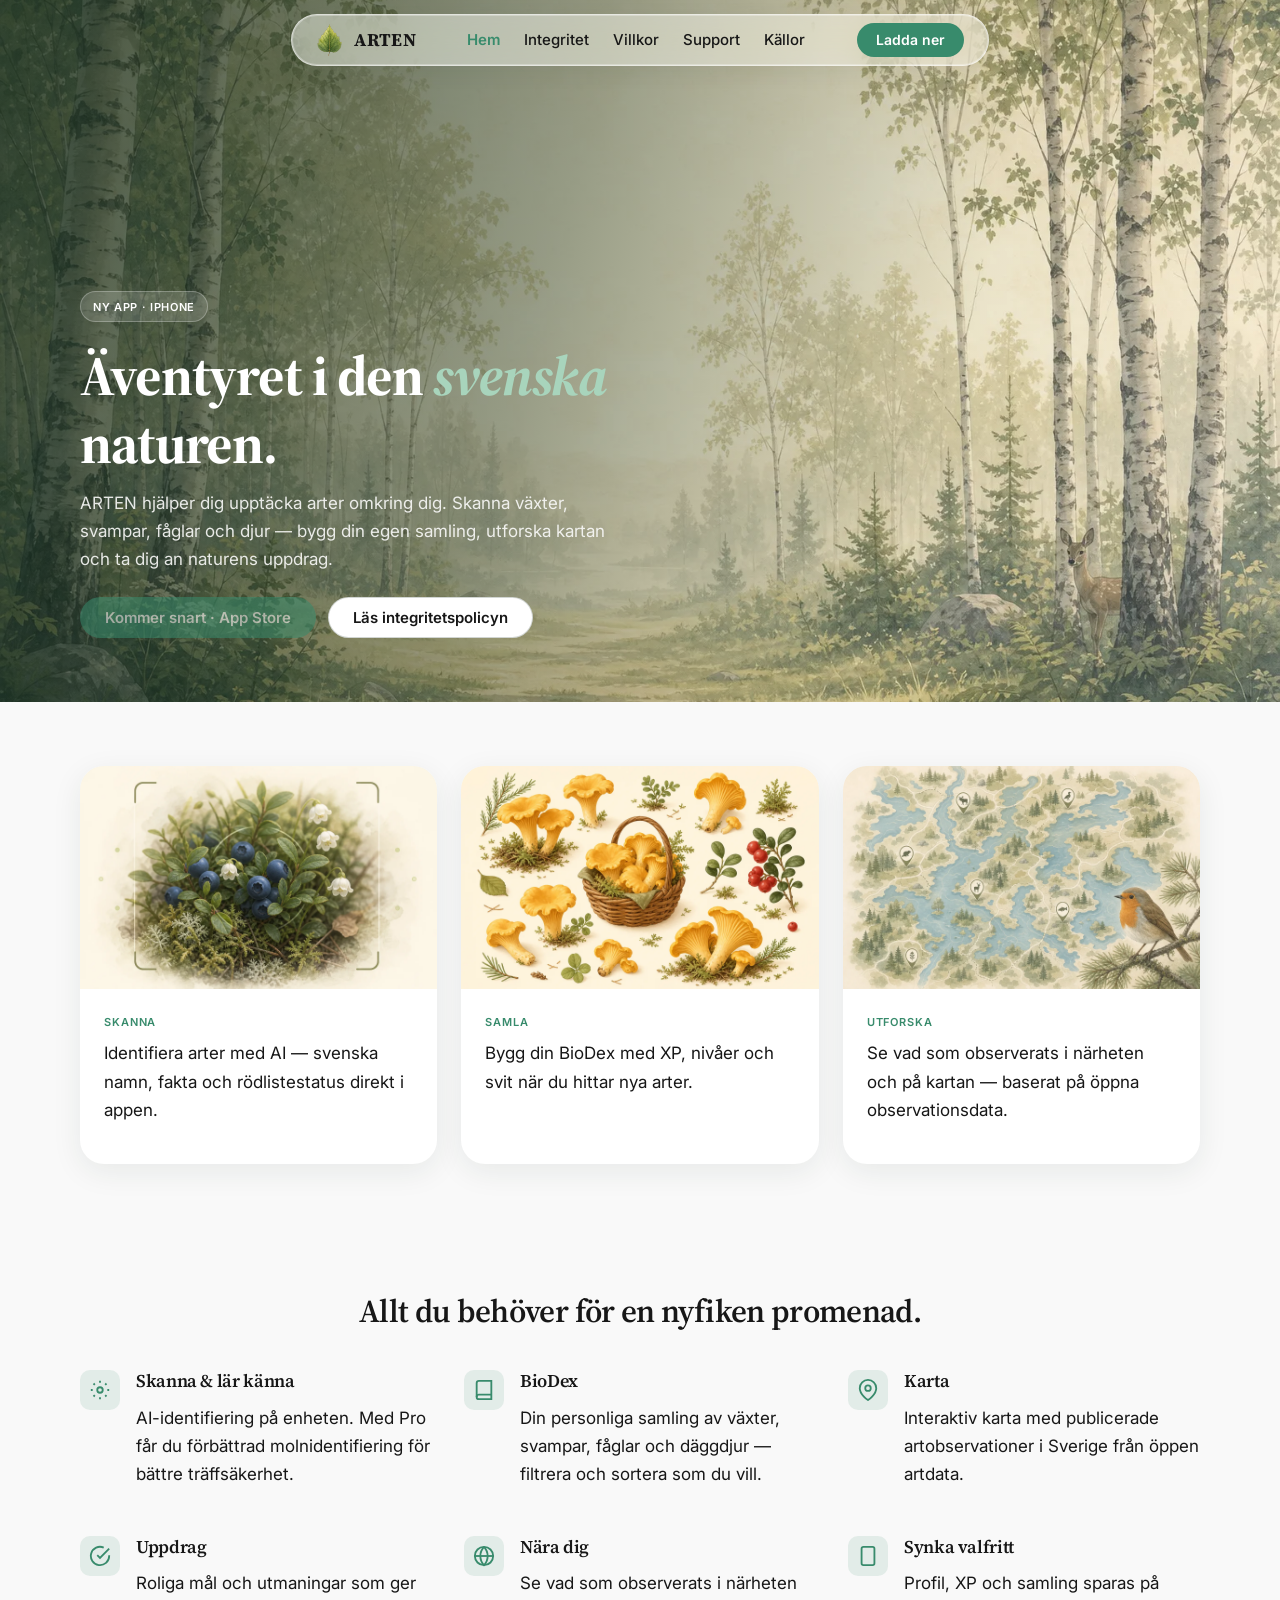
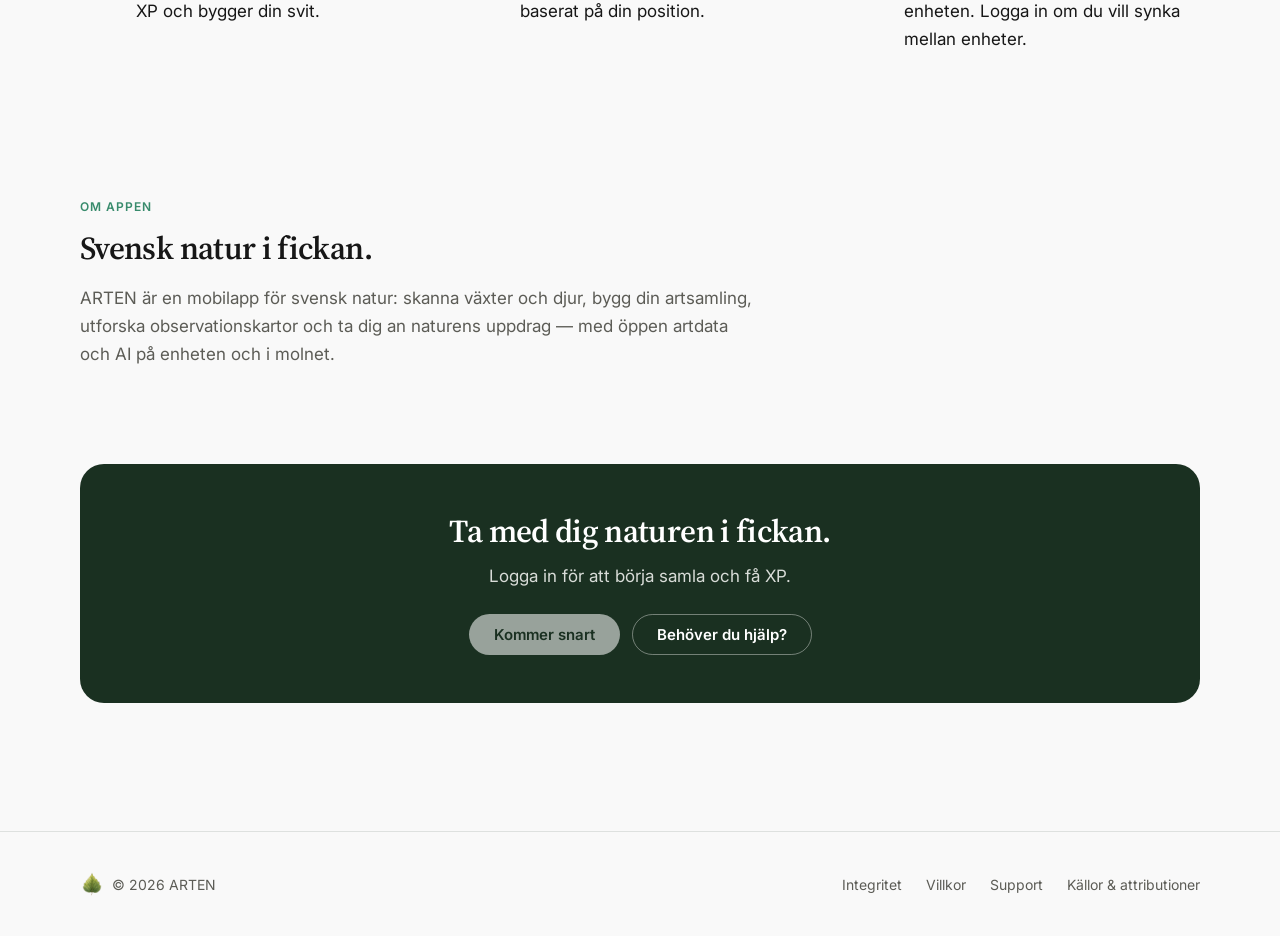
<file: index.html>
<!DOCTYPE html>
<html lang="sv">
<head>
  <meta charset="UTF-8">
  <meta name="viewport" content="width=device-width, initial-scale=1">
  <title>ARTEN — Upptäck svensk natur</title>
  <meta name="description" content="ARTEN hjälper dig upptäcka arter i svensk natur. Skanna växter, svampar, fåglar och djur — bygg din samling, utforska kartan och ta dig an naturens uppdrag.">
  <link rel="canonical" href="https://zeffou.github.io/arten-web/">
  <meta name="robots" content="index, follow">
  <meta name="theme-color" content="#f9f9f9">
  <link rel="icon" href="assets/favicon.png" type="image/png">
  <link rel="apple-touch-icon" href="assets/logo-leaf-touch.png">
  <link rel="preconnect" href="https://fonts.googleapis.com">
  <link rel="preconnect" href="https://fonts.gstatic.com" crossorigin>
  <link href="https://fonts.googleapis.com/css2?family=Inter:wght@400;500;600;700&family=Source+Serif+4:ital,wght@0,600;0,700;1,600&display=swap" rel="stylesheet">
  <meta property="og:site_name" content="ARTEN">
  <meta property="og:locale" content="sv_SE">
  <meta property="og:type" content="website">
  <meta property="og:title" content="ARTEN — Upptäck svensk natur">
  <meta property="og:description" content="Skanna, samla och utforska arter i den svenska naturen med ARTEN för iPhone.">
  <meta property="og:url" content="https://zeffou.github.io/arten-web/">
  <meta property="og:image" content="https://zeffou.github.io/arten-web/assets/og-image.webp">
  <meta property="og:image:width" content="1200">
  <meta property="og:image:height" content="630">
  <meta property="og:image:alt" content="ARTEN — upptäck svensk natur">
  <meta name="twitter:card" content="summary_large_image">
  <meta name="twitter:title" content="ARTEN — Upptäck svensk natur">
  <meta name="twitter:description" content="Skanna, samla och utforska arter i den svenska naturen med ARTEN för iPhone.">
  <meta name="twitter:image" content="https://zeffou.github.io/arten-web/assets/og-image.webp">
  <link rel="stylesheet" href="css/site.css">
  <script type="application/ld+json">
  {
    "@context": "https://schema.org",
    "@graph": [
      {
        "@type": "Organization",
        "@id": "https://zeffou.github.io/arten-web/#organization",
        "name": "ARTEN",
        "url": "https://zeffou.github.io/arten-web/",
        "logo": "https://zeffou.github.io/arten-web/assets/logo-leaf.png",
        "email": "kontakt@arten.app"
      },
      {
        "@type": "WebSite",
        "@id": "https://zeffou.github.io/arten-web/#website",
        "url": "https://zeffou.github.io/arten-web/",
        "name": "ARTEN",
        "description": "Mobilapp för att upptäcka och samla arter i svensk natur.",
        "inLanguage": "sv-SE",
        "publisher": { "@id": "https://zeffou.github.io/arten-web/#organization" }
      },
      {
        "@type": "MobileApplication",
        "name": "ARTEN",
        "operatingSystem": "iOS",
        "applicationCategory": "EducationApplication",
        "offers": { "@type": "Offer", "price": "0", "priceCurrency": "SEK" },
        "description": "Skanna växter, svampar, fåglar och djur i svensk natur.",
        "inLanguage": "sv-SE"
      }
    ]
  }
  </script>
</head>
<body class="page-home">
  <a class="skip-link" href="#main">Hoppa till innehåll</a>
  <header class="site-header">
    <div class="site-header__inner">
      <a class="logo" href="index.html">
        <img class="logo__mark" src="assets/logo-leaf.png" width="32" height="32" alt="">
        <span class="logo__text">ARTEN</span>
      </a>
      <nav class="site-nav" aria-label="Huvudnavigation">
        <a href="index.html" aria-current="page">Hem</a>
        <a href="integritet.html">Integritet</a>
        <a href="villkor.html">Villkor</a>
        <a href="support.html">Support</a>
        <a href="kallor.html">Källor</a>
      </nav>
      <div class="header-actions">
        <a class="btn btn--primary" href="#ladda-ner">Ladda ner</a>
        <button class="nav-toggle" type="button" aria-expanded="false" aria-controls="mobile-nav" aria-label="Öppna meny">
          <span class="nav-toggle__bar"></span>
          <span class="nav-toggle__bar"></span>
          <span class="nav-toggle__bar"></span>
        </button>
      </div>
    </div>
    <nav class="mobile-nav" id="mobile-nav" aria-label="Mobilnavigation">
      <a href="index.html" aria-current="page">Hem</a>
      <a href="integritet.html">Integritet</a>
      <a href="villkor.html">Villkor</a>
      <a href="support.html">Support</a>
      <a href="kallor.html">Källor</a>
      <a class="btn btn--primary" href="#ladda-ner">Ladda ner</a>
    </nav>
  </header>

  <main id="main">
    <section class="hero" aria-labelledby="hero-heading">
      <div class="hero__media">
        <picture>
          <source srcset="assets/hero-home.webp" type="image/webp">
          <img src="assets/placeholder-hero.svg" alt="" width="1440" height="720" fetchpriority="high">
        </picture>
      </div>
      <div class="hero__overlay" aria-hidden="true"></div>
      <div class="container hero__content">
        <span class="pill">Ny app · iPhone</span>
        <h1 id="hero-heading">Äventyret i den <em>svenska</em> naturen.</h1>
        <p>ARTEN hjälper dig upptäcka arter omkring dig. Skanna växter, svampar, fåglar och djur — bygg din egen samling, utforska kartan och ta dig an naturens uppdrag.</p>
        <div class="hero__actions">
          <a class="btn btn--primary btn--disabled" id="ladda-ner" href="#" aria-disabled="true" tabindex="-1">Kommer snart · App Store</a>
          <a class="btn btn--secondary" href="integritet.html">Läs integritetspolicyn</a>
        </div>
      </div>
    </section>

    <section class="section" aria-labelledby="trio-heading">
      <div class="container">
        <h2 id="trio-heading" class="sr-only">Huvudfunktioner</h2>
        <div class="card-grid card-grid--3">
          <article class="feature-card">
            <div class="feature-card__image">
              <picture>
                <source srcset="assets/feature-scan.webp" type="image/webp">
                <img src="assets/placeholder-scan.svg" alt="Skanna växter och djur" width="640" height="400" loading="lazy">
              </picture>
            </div>
            <div class="feature-card__body">
              <p class="feature-card__label">Skanna</p>
              <p>Identifiera arter med AI — svenska namn, fakta och rödlistestatus direkt i appen.</p>
            </div>
          </article>
          <article class="feature-card">
            <div class="feature-card__image">
              <picture>
                <source srcset="assets/feature-collect.webp" type="image/webp">
                <img src="assets/placeholder-collect.svg" alt="Samla arter i BioDex" width="640" height="400" loading="lazy">
              </picture>
            </div>
            <div class="feature-card__body">
              <p class="feature-card__label">Samla</p>
              <p>Bygg din BioDex med XP, nivåer och svit när du hittar nya arter.</p>
            </div>
          </article>
          <article class="feature-card">
            <div class="feature-card__image">
              <picture>
                <source srcset="assets/feature-explore.webp" type="image/webp">
                <img src="assets/placeholder-explore.svg" alt="Utforska karta och observationer" width="640" height="400" loading="lazy">
              </picture>
            </div>
            <div class="feature-card__body">
              <p class="feature-card__label">Utforska</p>
              <p>Se vad som observerats i närheten och på kartan — baserat på öppna observationsdata.</p>
            </div>
          </article>
        </div>
      </div>
    </section>

    <section class="section" aria-labelledby="features-heading">
      <div class="container">
        <h2 id="features-heading" class="text-center">Allt du behöver för en nyfiken promenad.</h2>
        <div class="feature-grid" style="margin-top: 2.5rem;">
          <div class="feature-item">
            <div class="feature-item__icon" aria-hidden="true">
              <svg viewBox="0 0 24 24" fill="none" stroke="currentColor" stroke-width="2"><circle cx="12" cy="12" r="3"/><path d="M12 2v2M12 20v2M4.93 4.93l1.41 1.41M17.66 17.66l1.41 1.41M2 12h2M20 12h2M4.93 19.07l1.41-1.41M17.66 6.34l1.41-1.41"/></svg>
            </div>
            <div>
              <h3>Skanna &amp; lär känna</h3>
              <p>AI-identifiering på enheten. Med Pro får du förbättrad molnidentifiering för bättre träffsäkerhet.</p>
            </div>
          </div>
          <div class="feature-item">
            <div class="feature-item__icon" aria-hidden="true">
              <svg viewBox="0 0 24 24" fill="none" stroke="currentColor" stroke-width="2"><path d="M4 19.5A2.5 2.5 0 0 1 6.5 17H20"/><path d="M6.5 2H20v20H6.5A2.5 2.5 0 0 1 4 19.5v-15A2.5 2.5 0 0 1 6.5 2z"/></svg>
            </div>
            <div>
              <h3>BioDex</h3>
              <p>Din personliga samling av växter, svampar, fåglar och däggdjur — filtrera och sortera som du vill.</p>
            </div>
          </div>
          <div class="feature-item">
            <div class="feature-item__icon" aria-hidden="true">
              <svg viewBox="0 0 24 24" fill="none" stroke="currentColor" stroke-width="2"><path d="M21 10c0 7-9 13-9 13s-9-6-9-13a9 9 0 0 1 18 0z"/><circle cx="12" cy="10" r="3"/></svg>
            </div>
            <div>
              <h3>Karta</h3>
              <p>Interaktiv karta med publicerade artobservationer i Sverige från öppen artdata.</p>
            </div>
          </div>
          <div class="feature-item">
            <div class="feature-item__icon" aria-hidden="true">
              <svg viewBox="0 0 24 24" fill="none" stroke="currentColor" stroke-width="2"><path d="M22 11.08V12a10 10 0 1 1-5.93-9.14"/><polyline points="22 4 12 14.01 9 11.01"/></svg>
            </div>
            <div>
              <h3>Uppdrag</h3>
              <p>Roliga mål och utmaningar som ger XP och bygger din svit.</p>
            </div>
          </div>
          <div class="feature-item">
            <div class="feature-item__icon" aria-hidden="true">
              <svg viewBox="0 0 24 24" fill="none" stroke="currentColor" stroke-width="2"><circle cx="12" cy="12" r="10"/><path d="M12 2a14.5 14.5 0 0 0 0 20 14.5 14.5 0 0 0 0-20"/><path d="M2 12h20"/></svg>
            </div>
            <div>
              <h3>Nära dig</h3>
              <p>Se vad som observerats i närheten baserat på din position.</p>
            </div>
          </div>
          <div class="feature-item">
            <div class="feature-item__icon" aria-hidden="true">
              <svg viewBox="0 0 24 24" fill="none" stroke="currentColor" stroke-width="2"><rect x="5" y="2" width="14" height="20" rx="2"/><path d="M12 18h.01"/></svg>
            </div>
            <div>
              <h3>Synka valfritt</h3>
              <p>Profil, XP och samling sparas på enheten. Logga in om du vill synka mellan enheter.</p>
            </div>
          </div>
        </div>
      </div>
    </section>

    <section class="app-callout" aria-labelledby="app-callout-heading">
      <div class="container">
        <p class="eyebrow" id="app-callout-heading">Om appen</p>
        <h2 class="app-callout__title">Svensk natur i fickan.</h2>
        <p class="app-callout__text">ARTEN är en mobilapp för svensk natur: skanna växter och djur, bygg din artsamling, utforska observationskartor och ta dig an naturens uppdrag — med öppen artdata och AI på enheten och i molnet.</p>
      </div>
    </section>

    <section class="section" aria-labelledby="cta-heading">
      <div class="container">
        <div class="cta-block">
          <h2 id="cta-heading">Ta med dig naturen i fickan.</h2>
          <p>Logga in för att börja samla och få XP.</p>
          <div class="cta-block__actions">
            <a class="btn btn--white btn--disabled" href="#" aria-disabled="true" tabindex="-1">Kommer snart</a>
            <a class="btn btn--ghost" href="support.html">Behöver du hjälp?</a>
          </div>
        </div>
      </div>
    </section>
  </main>

  <footer class="site-footer">
    <div class="container site-footer__inner">
      <div class="site-footer__brand">
        <img class="logo__mark" src="assets/logo-leaf.png" width="24" height="24" alt="">
        <span>© 2026 ARTEN</span>
      </div>
      <nav class="site-footer__links" aria-label="Sidfot">
        <a href="integritet.html">Integritet</a>
        <a href="villkor.html">Villkor</a>
        <a href="support.html">Support</a>
        <a href="kallor.html">Källor &amp; attributioner</a>
      </nav>
    </div>
  </footer>
  <script src="js/site.js" defer></script>
</body>
</html>
</file>
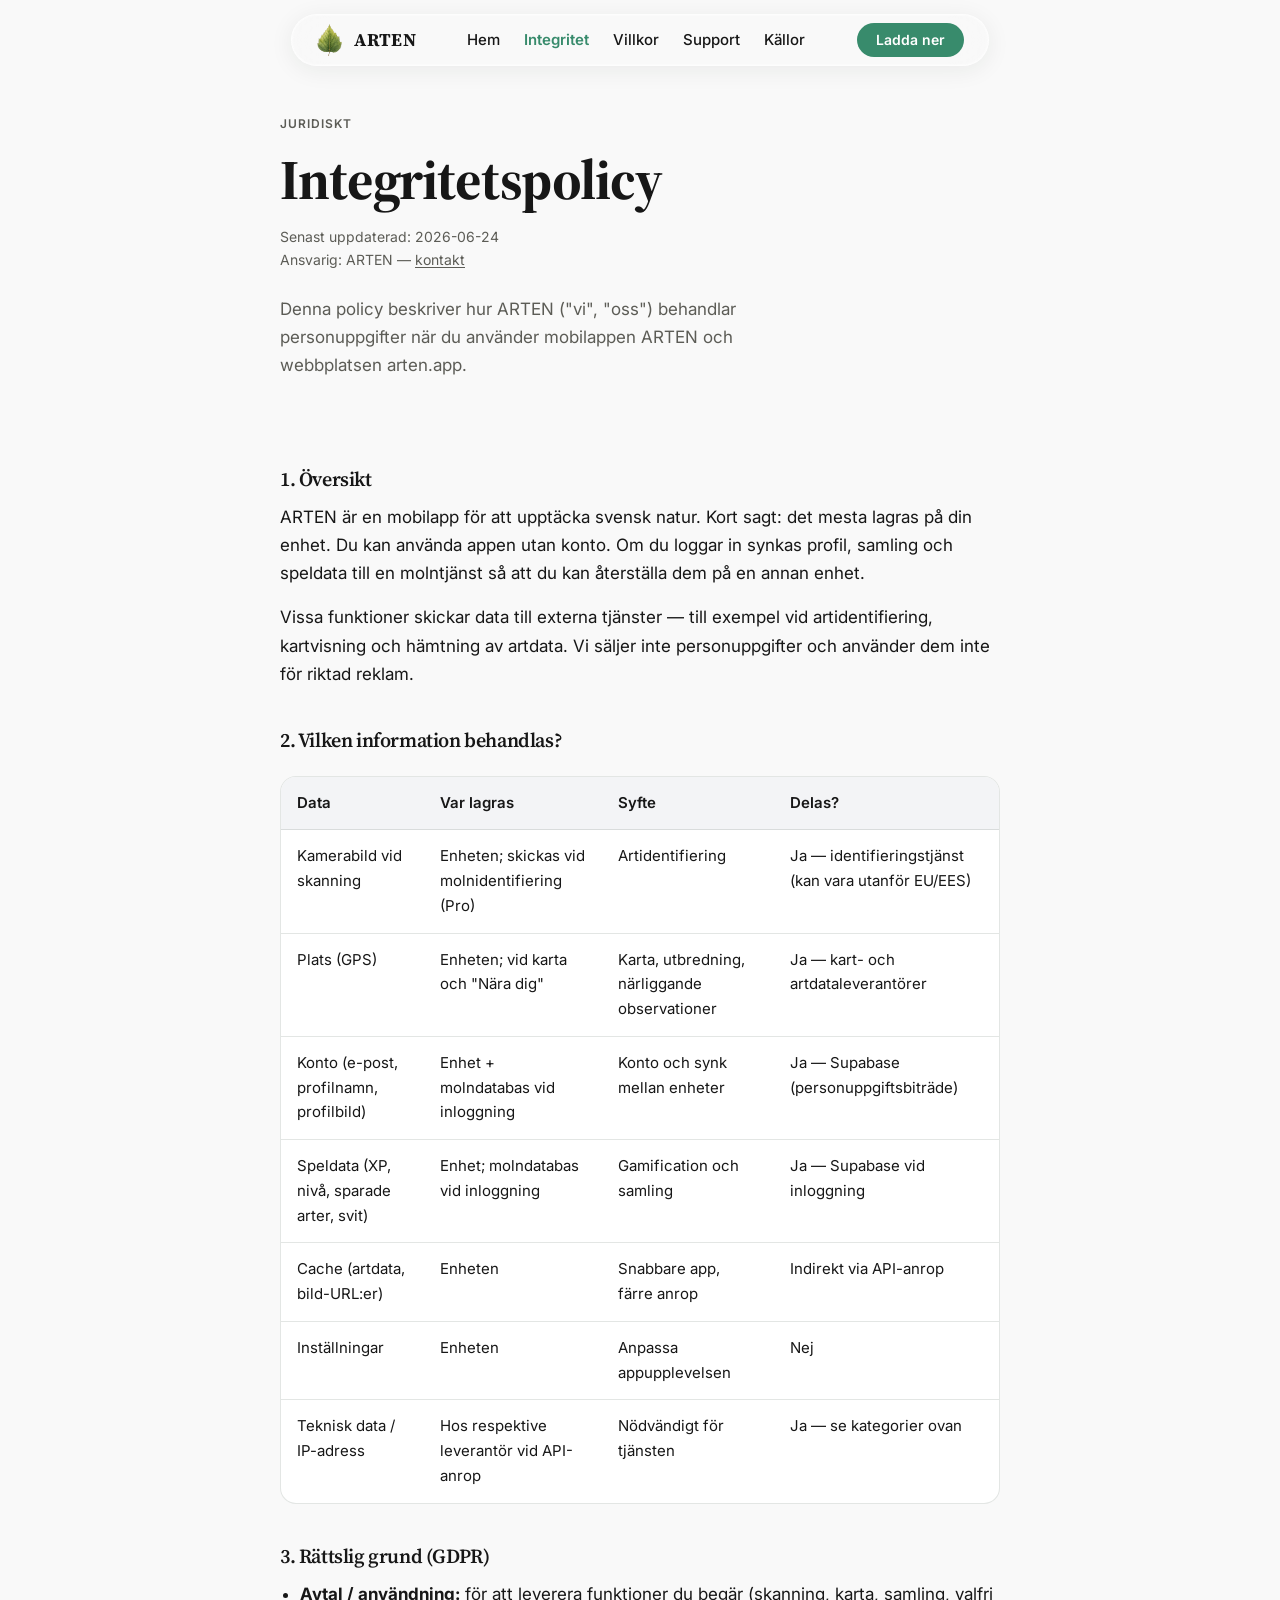
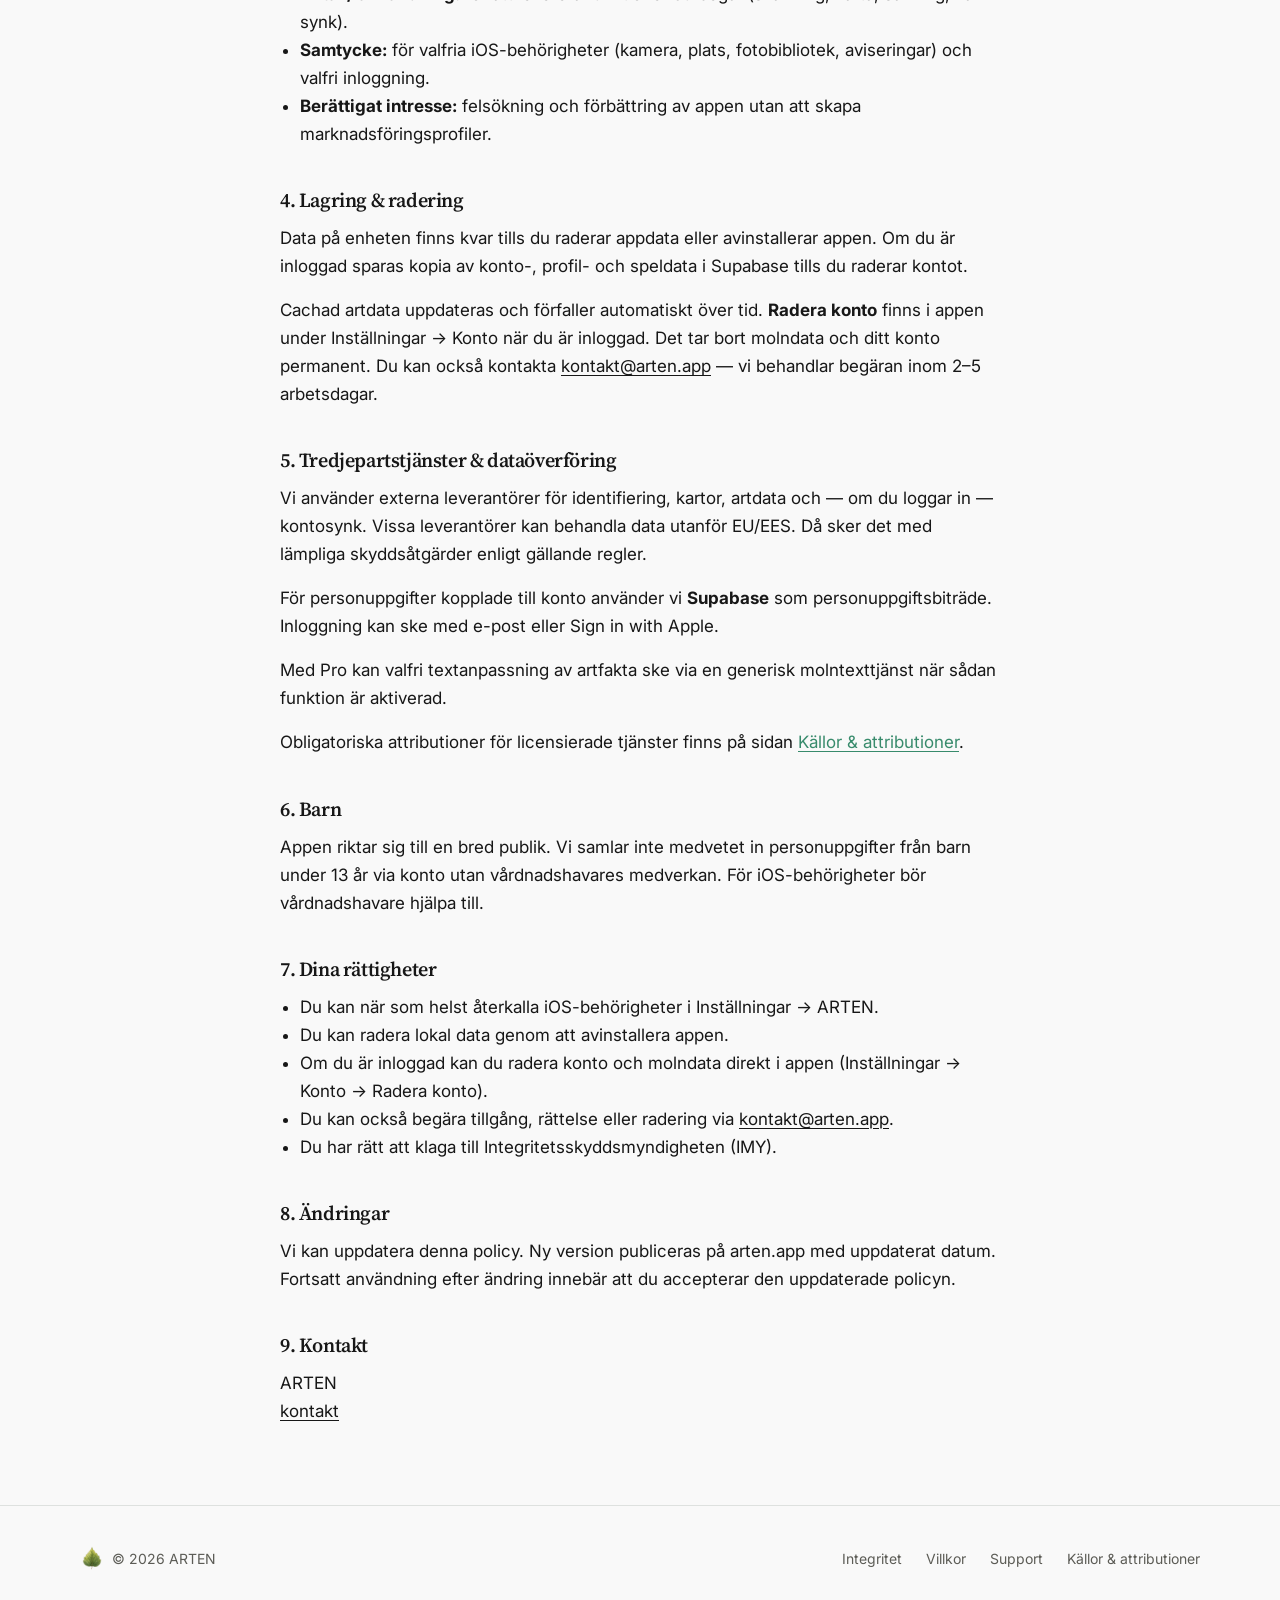
<file: integritet.html>
<!DOCTYPE html>
<html lang="sv">
<head>
  <meta charset="UTF-8">
  <meta name="viewport" content="width=device-width, initial-scale=1">
  <title>Integritetspolicy | ARTEN</title>
  <meta name="description" content="Integritetspolicy för ARTEN. Läs hur vi behandlar personuppgifter, valfritt konto med molnsynk, och hur du raderar din data.">
  <link rel="canonical" href="https://zeffou.github.io/arten-web/integritet.html">
  <meta name="robots" content="index, follow">
  <meta name="theme-color" content="#f9f9f9">
  <link rel="icon" href="assets/favicon.png" type="image/png">
  <link rel="preconnect" href="https://fonts.googleapis.com">
  <link rel="preconnect" href="https://fonts.gstatic.com" crossorigin>
  <link href="https://fonts.googleapis.com/css2?family=Inter:wght@400;500;600;700&family=Source+Serif+4:ital,wght@0,600;0,700&display=swap" rel="stylesheet">
  <meta property="og:site_name" content="ARTEN">
  <meta property="og:locale" content="sv_SE">
  <meta property="og:type" content="website">
  <meta property="og:title" content="Integritetspolicy | ARTEN">
  <meta property="og:description" content="Integritetspolicy för ARTEN — personuppgifter, konto, synk och dina rättigheter.">
  <meta property="og:url" content="https://zeffou.github.io/arten-web/integritet.html">
  <meta property="og:image" content="https://zeffou.github.io/arten-web/assets/og-image.webp">
  <meta name="twitter:card" content="summary_large_image">
  <meta name="twitter:title" content="Integritetspolicy | ARTEN">
  <meta name="twitter:description" content="Integritetspolicy för ARTEN — personuppgifter, konto, synk och dina rättigheter.">
  <meta name="twitter:image" content="https://zeffou.github.io/arten-web/assets/og-image.webp">
  <link rel="stylesheet" href="css/site.css">
  <script type="application/ld+json">
  {
    "@context": "https://schema.org",
    "@graph": [
      {
        "@type": "Organization",
        "@id": "https://zeffou.github.io/arten-web/#organization",
        "name": "ARTEN",
        "url": "https://zeffou.github.io/arten-web/",
        "logo": "https://zeffou.github.io/arten-web/assets/logo-leaf.png",
        "email": "kontakt@arten.app"
      },
      {
        "@type": "BreadcrumbList",
        "itemListElement": [
          { "@type": "ListItem", "position": 1, "name": "Hem", "item": "https://zeffou.github.io/arten-web/" },
          { "@type": "ListItem", "position": 2, "name": "Integritetspolicy", "item": "https://zeffou.github.io/arten-web/integritet.html" }
        ]
      },
      {
        "@type": "WebPage",
        "name": "Integritetspolicy",
        "url": "https://zeffou.github.io/arten-web/integritet.html",
        "inLanguage": "sv-SE",
        "isPartOf": { "@id": "https://zeffou.github.io/arten-web/#website" },
        "dateModified": "2026-06-24"
      }
    ]
  }
  </script>
</head>
<body>
  <a class="skip-link" href="#main">Hoppa till innehåll</a>
  <header class="site-header">
    <div class="site-header__inner">
      <a class="logo" href="index.html">
        <img class="logo__mark" src="assets/logo-leaf.png" width="32" height="32" alt="">
        <span class="logo__text">ARTEN</span>
      </a>
      <nav class="site-nav" aria-label="Huvudnavigation">
        <a href="index.html">Hem</a>
        <a href="integritet.html" aria-current="page">Integritet</a>
        <a href="villkor.html">Villkor</a>
        <a href="support.html">Support</a>
        <a href="kallor.html">Källor</a>
      </nav>
      <div class="header-actions">
        <a class="btn btn--primary" href="index.html#ladda-ner">Ladda ner</a>
        <button class="nav-toggle" type="button" aria-expanded="false" aria-controls="mobile-nav" aria-label="Öppna meny">
          <span class="nav-toggle__bar"></span>
          <span class="nav-toggle__bar"></span>
          <span class="nav-toggle__bar"></span>
        </button>
      </div>
    </div>
    <nav class="mobile-nav" id="mobile-nav" aria-label="Mobilnavigation">
      <a href="index.html">Hem</a>
      <a href="integritet.html" aria-current="page">Integritet</a>
      <a href="villkor.html">Villkor</a>
      <a href="support.html">Support</a>
      <a href="kallor.html">Källor</a>
      <a class="btn btn--primary" href="index.html#ladda-ner">Ladda ner</a>
    </nav>
  </header>

  <main id="main">
    <header class="page-hero page-hero--left">
      <div class="container container--narrow">
        <p class="eyebrow">Juridiskt</p>
        <h1>Integritetspolicy</h1>
        <p class="meta-line">Senast uppdaterad: 2026-06-24<br>
        Ansvarig: ARTEN — <a class="link-plain" href="mailto:kontakt@arten.app">kontakt</a></p>
        <p>Denna policy beskriver hur ARTEN (&quot;vi&quot;, &quot;oss&quot;) behandlar personuppgifter när du använder mobilappen ARTEN och webbplatsen arten.app.</p>
      </div>
    </header>

    <article class="prose container container--narrow">
      <section aria-labelledby="s1">
        <h2 id="s1">1. Översikt</h2>
        <p>ARTEN är en mobilapp för att upptäcka svensk natur. Kort sagt: det mesta lagras på din enhet. Du kan använda appen utan konto. Om du loggar in synkas profil, samling och speldata till en molntjänst så att du kan återställa dem på en annan enhet.</p>
        <p>Vissa funktioner skickar data till externa tjänster — till exempel vid artidentifiering, kartvisning och hämtning av artdata. Vi säljer inte personuppgifter och använder dem inte för riktad reklam.</p>
      </section>

      <section aria-labelledby="s2">
        <h2 id="s2">2. Vilken information behandlas?</h2>
        <div class="data-table-wrap">
          <table class="data-table">
            <caption>Översikt av behandlad data</caption>
            <thead>
              <tr>
                <th scope="col">Data</th>
                <th scope="col">Var lagras</th>
                <th scope="col">Syfte</th>
                <th scope="col">Delas?</th>
              </tr>
            </thead>
            <tbody>
              <tr>
                <td data-label="Data">Kamerabild vid skanning</td>
                <td data-label="Var lagras">Enheten; skickas vid molnidentifiering (Pro)</td>
                <td data-label="Syfte">Artidentifiering</td>
                <td data-label="Delas?">Ja — identifieringstjänst (kan vara utanför EU/EES)</td>
              </tr>
              <tr>
                <td data-label="Data">Plats (GPS)</td>
                <td data-label="Var lagras">Enheten; vid karta och &quot;Nära dig&quot;</td>
                <td data-label="Syfte">Karta, utbredning, närliggande observationer</td>
                <td data-label="Delas?">Ja — kart- och artdataleverantörer</td>
              </tr>
              <tr>
                <td data-label="Data">Konto (e-post, profilnamn, profilbild)</td>
                <td data-label="Var lagras">Enhet + molndatabas vid inloggning</td>
                <td data-label="Syfte">Konto och synk mellan enheter</td>
                <td data-label="Delas?">Ja — Supabase (personuppgiftsbiträde)</td>
              </tr>
              <tr>
                <td data-label="Data">Speldata (XP, nivå, sparade arter, svit)</td>
                <td data-label="Var lagras">Enhet; molndatabas vid inloggning</td>
                <td data-label="Syfte">Gamification och samling</td>
                <td data-label="Delas?">Ja — Supabase vid inloggning</td>
              </tr>
              <tr>
                <td data-label="Data">Cache (artdata, bild-URL:er)</td>
                <td data-label="Var lagras">Enheten</td>
                <td data-label="Syfte">Snabbare app, färre anrop</td>
                <td data-label="Delas?">Indirekt via API-anrop</td>
              </tr>
              <tr>
                <td data-label="Data">Inställningar</td>
                <td data-label="Var lagras">Enheten</td>
                <td data-label="Syfte">Anpassa appupplevelsen</td>
                <td data-label="Delas?">Nej</td>
              </tr>
              <tr>
                <td data-label="Data">Teknisk data / IP-adress</td>
                <td data-label="Var lagras">Hos respektive leverantör vid API-anrop</td>
                <td data-label="Syfte">Nödvändigt för tjänsten</td>
                <td data-label="Delas?">Ja — se kategorier ovan</td>
              </tr>
            </tbody>
          </table>
        </div>
      </section>

      <section aria-labelledby="s3">
        <h2 id="s3">3. Rättslig grund (GDPR)</h2>
        <ul>
          <li><strong>Avtal / användning:</strong> för att leverera funktioner du begär (skanning, karta, samling, valfri synk).</li>
          <li><strong>Samtycke:</strong> för valfria iOS-behörigheter (kamera, plats, fotobibliotek, aviseringar) och valfri inloggning.</li>
          <li><strong>Berättigat intresse:</strong> felsökning och förbättring av appen utan att skapa marknadsföringsprofiler.</li>
        </ul>
      </section>

      <section aria-labelledby="s4">
        <h2 id="s4">4. Lagring &amp; radering</h2>
        <p>Data på enheten finns kvar tills du raderar appdata eller avinstallerar appen. Om du är inloggad sparas kopia av konto-, profil- och speldata i Supabase tills du raderar kontot.</p>
        <p>Cachad artdata uppdateras och förfaller automatiskt över tid. <strong>Radera konto</strong> finns i appen under Inställningar → Konto när du är inloggad. Det tar bort molndata och ditt konto permanent. Du kan också kontakta <a class="link-plain" href="mailto:kontakt@arten.app">kontakt@arten.app</a> — vi behandlar begäran inom 2–5 arbetsdagar.</p>
      </section>

      <section aria-labelledby="s5">
        <h2 id="s5">5. Tredjepartstjänster &amp; dataöverföring</h2>
        <p>Vi använder externa leverantörer för identifiering, kartor, artdata och — om du loggar in — kontosynk. Vissa leverantörer kan behandla data utanför EU/EES. Då sker det med lämpliga skyddsåtgärder enligt gällande regler.</p>
        <p>För personuppgifter kopplade till konto använder vi <strong>Supabase</strong> som personuppgiftsbiträde. Inloggning kan ske med e-post eller Sign in with Apple.</p>
        <p>Med Pro kan valfri textanpassning av artfakta ske via en generisk molntexttjänst när sådan funktion är aktiverad.</p>
        <p>Obligatoriska attributioner för licensierade tjänster finns på sidan <a href="kallor.html">Källor &amp; attributioner</a>.</p>
      </section>

      <section aria-labelledby="s6">
        <h2 id="s6">6. Barn</h2>
        <p>Appen riktar sig till en bred publik. Vi samlar inte medvetet in personuppgifter från barn under 13 år via konto utan vårdnadshavares medverkan. För iOS-behörigheter bör vårdnadshavare hjälpa till.</p>
      </section>

      <section aria-labelledby="s7">
        <h2 id="s7">7. Dina rättigheter</h2>
        <ul>
          <li>Du kan när som helst återkalla iOS-behörigheter i Inställningar → ARTEN.</li>
          <li>Du kan radera lokal data genom att avinstallera appen.</li>
          <li>Om du är inloggad kan du radera konto och molndata direkt i appen (Inställningar → Konto → Radera konto).</li>
          <li>Du kan också begära tillgång, rättelse eller radering via <a class="link-plain" href="mailto:kontakt@arten.app">kontakt@arten.app</a>.</li>
          <li>Du har rätt att klaga till Integritetsskyddsmyndigheten (IMY).</li>
        </ul>
      </section>

      <section aria-labelledby="s8">
        <h2 id="s8">8. Ändringar</h2>
        <p>Vi kan uppdatera denna policy. Ny version publiceras på arten.app med uppdaterat datum. Fortsatt användning efter ändring innebär att du accepterar den uppdaterade policyn.</p>
      </section>

      <section aria-labelledby="s9">
        <h2 id="s9">9. Kontakt</h2>
        <p>ARTEN<br>
        <a class="link-plain" href="mailto:kontakt@arten.app">kontakt</a></p>
      </section>
    </article>
  </main>

  <footer class="site-footer">
    <div class="container site-footer__inner">
      <div class="site-footer__brand">
        <img class="logo__mark" src="assets/logo-leaf.png" width="24" height="24" alt="">
        <span>© 2026 ARTEN</span>
      </div>
      <nav class="site-footer__links" aria-label="Sidfot">
        <a href="integritet.html">Integritet</a>
        <a href="villkor.html">Villkor</a>
        <a href="support.html">Support</a>
        <a href="kallor.html">Källor &amp; attributioner</a>
      </nav>
    </div>
  </footer>
  <script src="js/site.js" defer></script>
</body>
</html>
</file>
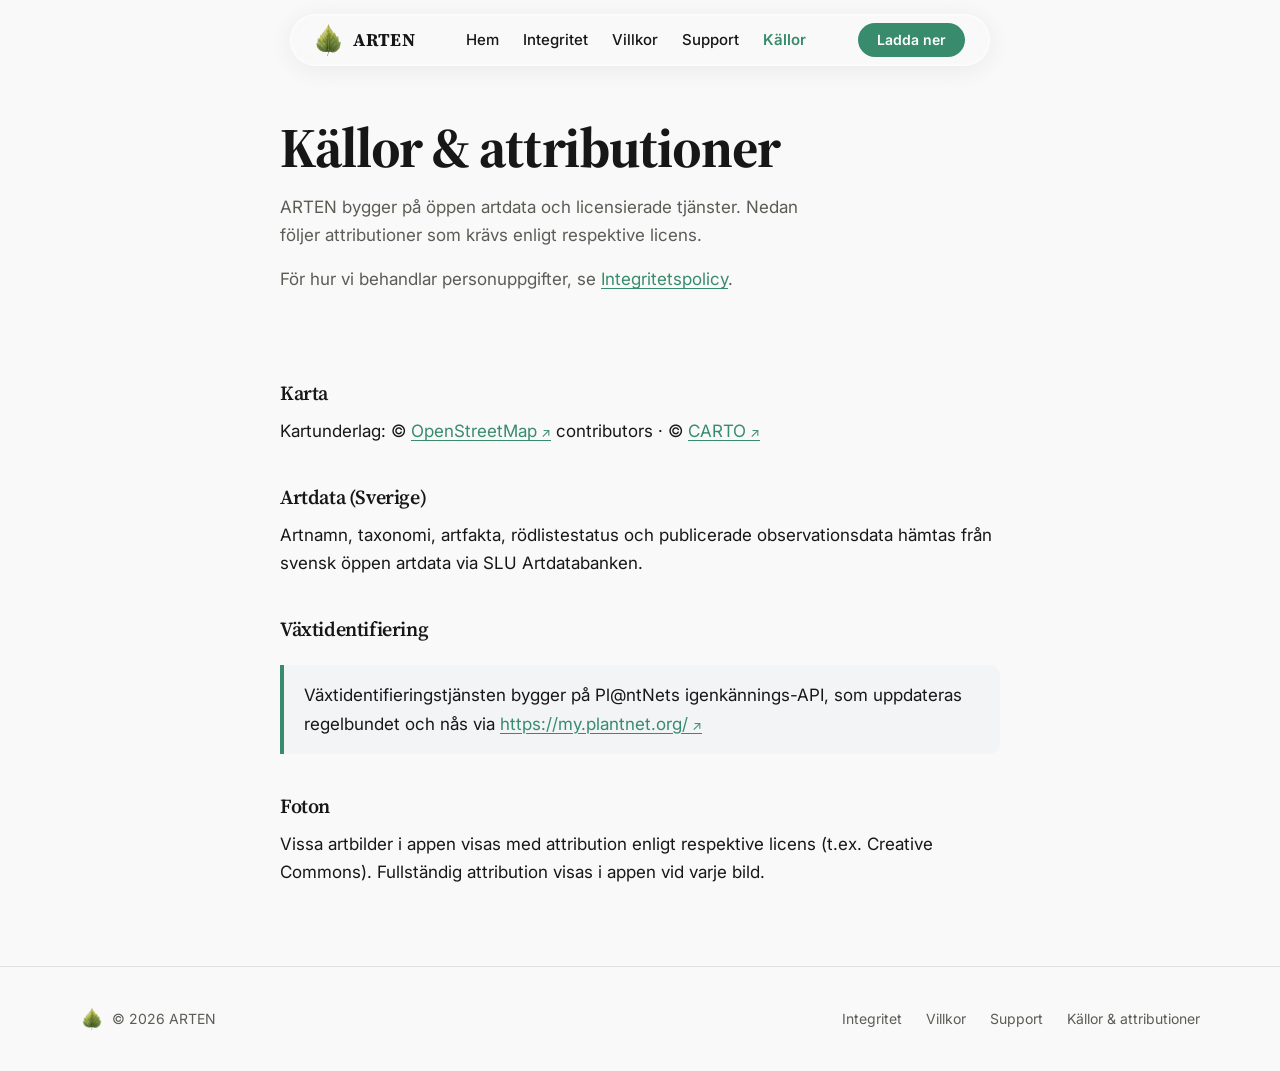
<file: kallor.html>
<!DOCTYPE html>
<html lang="sv">
<head>
  <meta charset="UTF-8">
  <meta name="viewport" content="width=device-width, initial-scale=1">
  <title>Källor &amp; attributioner | ARTEN</title>
  <meta name="description" content="Obligatoriska attributioner och licenser för ARTEN — kartdata, artdata och identifieringstjänster.">
  <link rel="canonical" href="https://zeffou.github.io/arten-web/kallor.html">
  <meta name="robots" content="index, follow">
  <meta name="theme-color" content="#f9f9f9">
  <link rel="icon" href="assets/favicon.png" type="image/png">
  <link rel="preconnect" href="https://fonts.googleapis.com">
  <link rel="preconnect" href="https://fonts.gstatic.com" crossorigin>
  <link href="https://fonts.googleapis.com/css2?family=Inter:wght@400;500;600;700&family=Source+Serif+4:ital,wght@0,600;0,700&display=swap" rel="stylesheet">
  <meta property="og:site_name" content="ARTEN">
  <meta property="og:locale" content="sv_SE">
  <meta property="og:type" content="website">
  <meta property="og:title" content="Källor &amp; attributioner | ARTEN">
  <meta property="og:description" content="Obligatoriska attributioner och licenser för ARTEN.">
  <meta property="og:url" content="https://zeffou.github.io/arten-web/kallor.html">
  <meta property="og:image" content="https://zeffou.github.io/arten-web/assets/og-image.webp">
  <meta name="twitter:card" content="summary_large_image">
  <meta name="twitter:title" content="Källor &amp; attributioner | ARTEN">
  <meta name="twitter:description" content="Obligatoriska attributioner och licenser för ARTEN.">
  <meta name="twitter:image" content="https://zeffou.github.io/arten-web/assets/og-image.webp">
  <link rel="stylesheet" href="css/site.css">
  <script type="application/ld+json">
  {
    "@context": "https://schema.org",
    "@graph": [
      {
        "@type": "BreadcrumbList",
        "itemListElement": [
          { "@type": "ListItem", "position": 1, "name": "Hem", "item": "https://zeffou.github.io/arten-web/" },
          { "@type": "ListItem", "position": 2, "name": "Källor & attributioner", "item": "https://zeffou.github.io/arten-web/kallor.html" }
        ]
      },
      {
        "@type": "WebPage",
        "name": "Källor & attributioner",
        "url": "https://zeffou.github.io/arten-web/kallor.html",
        "inLanguage": "sv-SE",
        "isPartOf": { "@id": "https://zeffou.github.io/arten-web/#website" },
        "dateModified": "2026-06-24"
      }
    ]
  }
  </script>
</head>
<body>
  <a class="skip-link" href="#main">Hoppa till innehåll</a>
  <header class="site-header">
    <div class="site-header__inner">
      <a class="logo" href="index.html">
        <img class="logo__mark" src="assets/logo-leaf.png" width="32" height="32" alt="">
        <span class="logo__text">ARTEN</span>
      </a>
      <nav class="site-nav" aria-label="Huvudnavigation">
        <a href="index.html">Hem</a>
        <a href="integritet.html">Integritet</a>
        <a href="villkor.html">Villkor</a>
        <a href="support.html">Support</a>
        <a href="kallor.html" aria-current="page">Källor</a>
      </nav>
      <div class="header-actions">
        <a class="btn btn--primary" href="index.html#ladda-ner">Ladda ner</a>
        <button class="nav-toggle" type="button" aria-expanded="false" aria-controls="mobile-nav" aria-label="Öppna meny">
          <span class="nav-toggle__bar"></span>
          <span class="nav-toggle__bar"></span>
          <span class="nav-toggle__bar"></span>
        </button>
      </div>
    </div>
    <nav class="mobile-nav" id="mobile-nav" aria-label="Mobilnavigation">
      <a href="index.html">Hem</a>
      <a href="integritet.html">Integritet</a>
      <a href="villkor.html">Villkor</a>
      <a href="support.html">Support</a>
      <a href="kallor.html" aria-current="page">Källor</a>
      <a class="btn btn--primary" href="index.html#ladda-ner">Ladda ner</a>
    </nav>
  </header>

  <main id="main">
    <header class="page-hero page-hero--left">
      <div class="container container--narrow">
        <h1>Källor &amp; attributioner</h1>
        <p>ARTEN bygger på öppen artdata och licensierade tjänster. Nedan följer attributioner som krävs enligt respektive licens.</p>
        <p>För hur vi behandlar personuppgifter, se <a href="integritet.html">Integritetspolicy</a>.</p>
      </div>
    </header>

    <article class="prose container container--narrow">
      <section aria-labelledby="map-heading">
        <h2 id="map-heading">Karta</h2>
        <p>Kartunderlag: © <a href="https://www.openstreetmap.org/copyright" class="external-link" rel="noopener noreferrer" target="_blank">OpenStreetMap</a> contributors · © <a href="https://carto.com/attributions" class="external-link" rel="noopener noreferrer" target="_blank">CARTO</a></p>
      </section>

      <section aria-labelledby="artdata-heading">
        <h2 id="artdata-heading">Artdata (Sverige)</h2>
        <p>Artnamn, taxonomi, artfakta, rödlistestatus och publicerade observationsdata hämtas från svensk öppen artdata via SLU Artdatabanken.</p>
      </section>

      <section aria-labelledby="plantnet-heading">
        <h2 id="plantnet-heading">Växtidentifiering</h2>
        <div class="callout">
          <p>Växtidentifieringstjänsten bygger på Pl@ntNets igenkännings-API, som uppdateras regelbundet och nås via <a href="https://my.plantnet.org/" class="external-link" rel="noopener noreferrer" target="_blank">https://my.plantnet.org/</a></p>
        </div>
      </section>

      <section aria-labelledby="photos-heading">
        <h2 id="photos-heading">Foton</h2>
        <p>Vissa artbilder i appen visas med attribution enligt respektive licens (t.ex. Creative Commons). Fullständig attribution visas i appen vid varje bild.</p>
      </section>
    </article>
  </main>

  <footer class="site-footer">
    <div class="container site-footer__inner">
      <div class="site-footer__brand">
        <img class="logo__mark" src="assets/logo-leaf.png" width="24" height="24" alt="">
        <span>© 2026 ARTEN</span>
      </div>
      <nav class="site-footer__links" aria-label="Sidfot">
        <a href="integritet.html">Integritet</a>
        <a href="villkor.html">Villkor</a>
        <a href="support.html">Support</a>
        <a href="kallor.html">Källor &amp; attributioner</a>
      </nav>
    </div>
  </footer>
  <script src="js/site.js" defer></script>
</body>
</html>
</file>
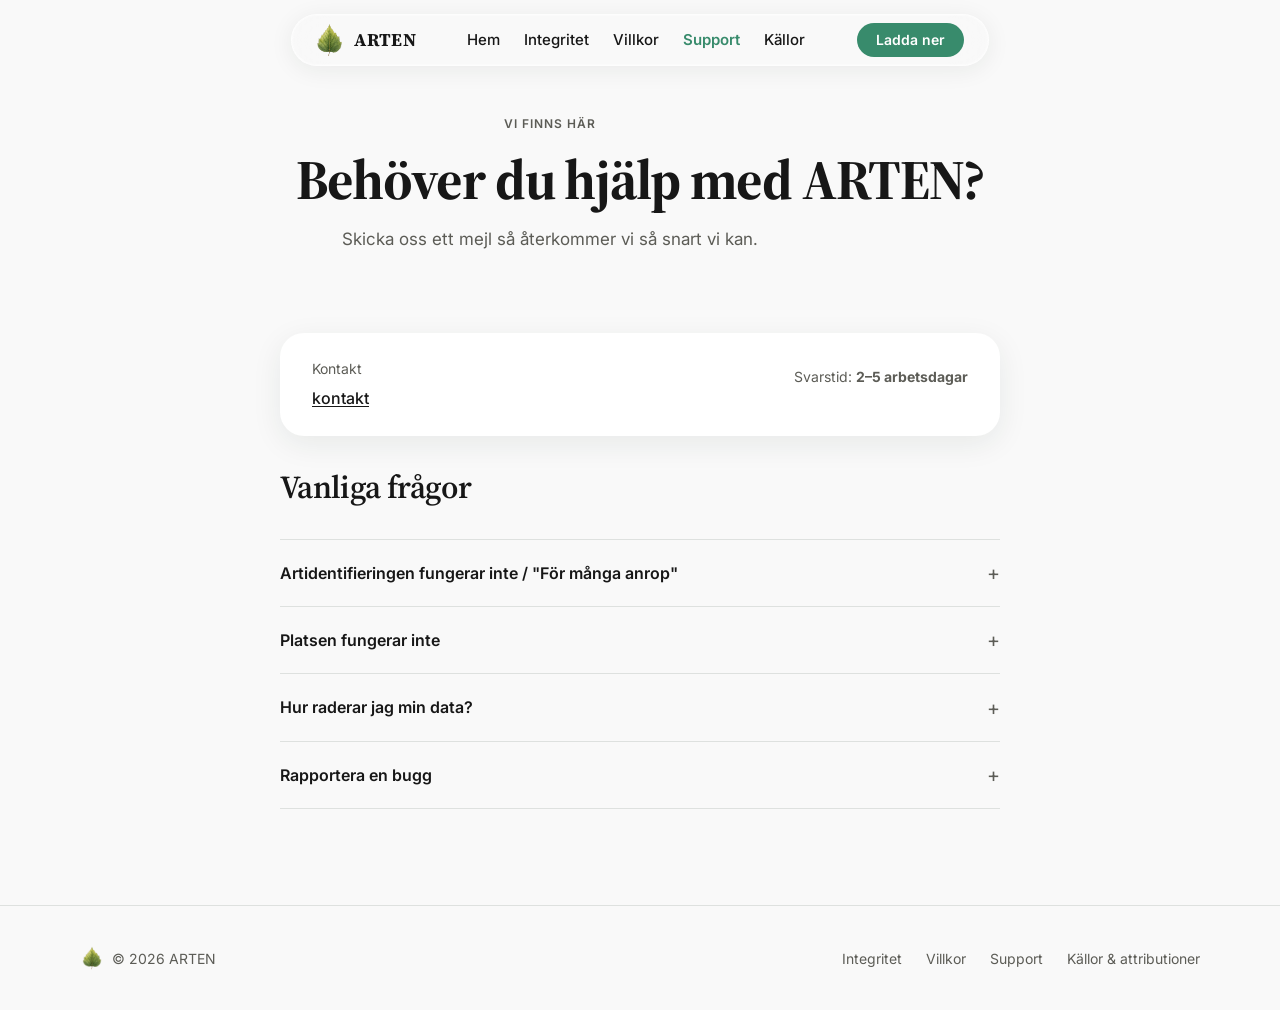
<file: support.html>
<!DOCTYPE html>
<html lang="sv">
<head>
  <meta charset="UTF-8">
  <meta name="viewport" content="width=device-width, initial-scale=1">
  <title>Support | ARTEN</title>
  <meta name="description" content="Behöver du hjälp med ARTEN? Kontakta oss via e-post eller läs vanliga frågor om skanning, plats, dataradering och buggrapporter.">
  <link rel="canonical" href="https://zeffou.github.io/arten-web/support.html">
  <meta name="robots" content="index, follow">
  <meta name="theme-color" content="#f9f9f9">
  <link rel="icon" href="assets/favicon.png" type="image/png">
  <link rel="preconnect" href="https://fonts.googleapis.com">
  <link rel="preconnect" href="https://fonts.gstatic.com" crossorigin>
  <link href="https://fonts.googleapis.com/css2?family=Inter:wght@400;500;600;700&family=Source+Serif+4:ital,wght@0,600;0,700&display=swap" rel="stylesheet">
  <meta property="og:site_name" content="ARTEN">
  <meta property="og:locale" content="sv_SE">
  <meta property="og:type" content="website">
  <meta property="og:title" content="Support | ARTEN">
  <meta property="og:description" content="Support och vanliga frågor om ARTEN.">
  <meta property="og:url" content="https://zeffou.github.io/arten-web/support.html">
  <meta property="og:image" content="https://zeffou.github.io/arten-web/assets/og-image.webp">
  <meta name="twitter:card" content="summary_large_image">
  <meta name="twitter:title" content="Support | ARTEN">
  <meta name="twitter:description" content="Support och vanliga frågor om ARTEN.">
  <meta name="twitter:image" content="https://zeffou.github.io/arten-web/assets/og-image.webp">
  <link rel="stylesheet" href="css/site.css">
  <script type="application/ld+json">
  {
    "@context": "https://schema.org",
    "@graph": [
      {
        "@type": "BreadcrumbList",
        "itemListElement": [
          { "@type": "ListItem", "position": 1, "name": "Hem", "item": "https://zeffou.github.io/arten-web/" },
          { "@type": "ListItem", "position": 2, "name": "Support", "item": "https://zeffou.github.io/arten-web/support.html" }
        ]
      },
      {
        "@type": "FAQPage",
        "mainEntity": [
          {
            "@type": "Question",
            "name": "Artidentifieringen fungerar inte / \"För många anrop\"",
            "acceptedAnswer": {
              "@type": "Answer",
              "text": "Gratisversionen har en veckogräns för skanningar och använder identifiering på enheten. Om du ser ett fel om för många anrop, vänta en stund och försök igen. Kontrollera att du har nätverk om du använder Pro-funktioner som molnidentifiering."
            }
          },
          {
            "@type": "Question",
            "name": "Platsen fungerar inte",
            "acceptedAnswer": {
              "@type": "Answer",
              "text": "ARTEN behöver platsbehörighet för karta och \"Nära dig\". Gå till iOS Inställningar → ARTEN → Plats och välj \"Vid användning\" eller \"Alltid\". Starta om appen om platsen fortfarande inte visas."
            }
          },
          {
            "@type": "Question",
            "name": "Hur raderar jag min data?",
            "acceptedAnswer": {
              "@type": "Answer",
              "text": "Avinstallera appen för att radera lokal data. Om du har ett konto och vill radera molndata, hör av dig via kontakt@arten.app från samma adress du loggat in med. Vi behandlar begäran inom 2–5 arbetsdagar."
            }
          },
          {
            "@type": "Question",
            "name": "Rapportera en bugg",
            "acceptedAnswer": {
              "@type": "Answer",
              "text": "Hör av dig via kontakt@arten.app med en kort beskrivning, iPhone-modell, iOS-version och om möjligt skärmdump. Det hjälper oss att återskapa problemet."
            }
          }
        ]
      }
    ]
  }
  </script>
</head>
<body>
  <a class="skip-link" href="#main">Hoppa till innehåll</a>
  <header class="site-header">
    <div class="site-header__inner">
      <a class="logo" href="index.html">
        <img class="logo__mark" src="assets/logo-leaf.png" width="32" height="32" alt="">
        <span class="logo__text">ARTEN</span>
      </a>
      <nav class="site-nav" aria-label="Huvudnavigation">
        <a href="index.html">Hem</a>
        <a href="integritet.html">Integritet</a>
        <a href="villkor.html">Villkor</a>
        <a href="support.html" aria-current="page">Support</a>
        <a href="kallor.html">Källor</a>
      </nav>
      <div class="header-actions">
        <a class="btn btn--primary" href="index.html#ladda-ner">Ladda ner</a>
        <button class="nav-toggle" type="button" aria-expanded="false" aria-controls="mobile-nav" aria-label="Öppna meny">
          <span class="nav-toggle__bar"></span>
          <span class="nav-toggle__bar"></span>
          <span class="nav-toggle__bar"></span>
        </button>
      </div>
    </div>
    <nav class="mobile-nav" id="mobile-nav" aria-label="Mobilnavigation">
      <a href="index.html">Hem</a>
      <a href="integritet.html">Integritet</a>
      <a href="villkor.html">Villkor</a>
      <a href="support.html" aria-current="page">Support</a>
      <a href="kallor.html">Källor</a>
      <a class="btn btn--primary" href="index.html#ladda-ner">Ladda ner</a>
    </nav>
  </header>

  <main id="main">
    <header class="page-hero">
      <div class="container container--narrow">
        <p class="eyebrow">Vi finns här</p>
        <h1>Behöver du hjälp med ARTEN?</h1>
        <p>Skicka oss ett mejl så återkommer vi så snart vi kan.</p>
      </div>
    </header>

    <div class="container container--narrow">
      <div class="contact-card">
        <div>
          <p class="contact-card__label">Kontakt</p>
          <a class="contact-card__link" href="mailto:kontakt@arten.app">kontakt</a>
        </div>
        <p class="contact-card__meta">Svarstid: <strong>2–5 arbetsdagar</strong></p>
      </div>

      <section aria-labelledby="faq-heading">
        <h2 id="faq-heading">Vanliga frågor</h2>
        <div class="faq">
          <details class="faq-item">
            <summary>Artidentifieringen fungerar inte / &quot;För många anrop&quot;</summary>
            <div class="faq-item__answer">
              <p>Gratisversionen har en veckogräns för skanningar och använder identifiering på enheten. Om du ser ett fel om för många anrop, vänta en stund och försök igen. Kontrollera att du har nätverk om du använder Pro-funktioner med molnidentifiering.</p>
            </div>
          </details>
          <details class="faq-item">
            <summary>Platsen fungerar inte</summary>
            <div class="faq-item__answer">
              <p>ARTEN behöver platsbehörighet för karta och &quot;Nära dig&quot;. Gå till iOS <strong>Inställningar → ARTEN → Plats</strong> och välj &quot;Vid användning&quot; eller &quot;Alltid&quot;. Starta om appen om platsen fortfarande inte visas.</p>
            </div>
          </details>
          <details class="faq-item">
            <summary>Hur raderar jag min data?</summary>
            <div class="faq-item__answer">
              <p>Avinstallera appen för att radera lokal data. Om du har ett konto och vill radera molndata, hör av dig via <a class="link-plain" href="mailto:kontakt@arten.app">kontakt</a> från samma adress du loggat in med. Läs mer i vår <a href="integritet.html">Integritetspolicy</a>. Vi behandlar begäran inom 2–5 arbetsdagar.</p>
            </div>
          </details>
          <details class="faq-item">
            <summary>Rapportera en bugg</summary>
            <div class="faq-item__answer">
              <p>Hör av dig via <a class="link-plain" href="mailto:kontakt@arten.app">kontakt</a> med en kort beskrivning, iPhone-modell, iOS-version och gärna en skärmdump.</p>
            </div>
          </details>
        </div>
      </section>

    </div>
  </main>

  <footer class="site-footer">
    <div class="container site-footer__inner">
      <div class="site-footer__brand">
        <img class="logo__mark" src="assets/logo-leaf.png" width="24" height="24" alt="">
        <span>© 2026 ARTEN</span>
      </div>
      <nav class="site-footer__links" aria-label="Sidfot">
        <a href="integritet.html">Integritet</a>
        <a href="villkor.html">Villkor</a>
        <a href="support.html">Support</a>
        <a href="kallor.html">Källor &amp; attributioner</a>
      </nav>
    </div>
  </footer>
  <script src="js/site.js" defer></script>
</body>
</html>
</file>
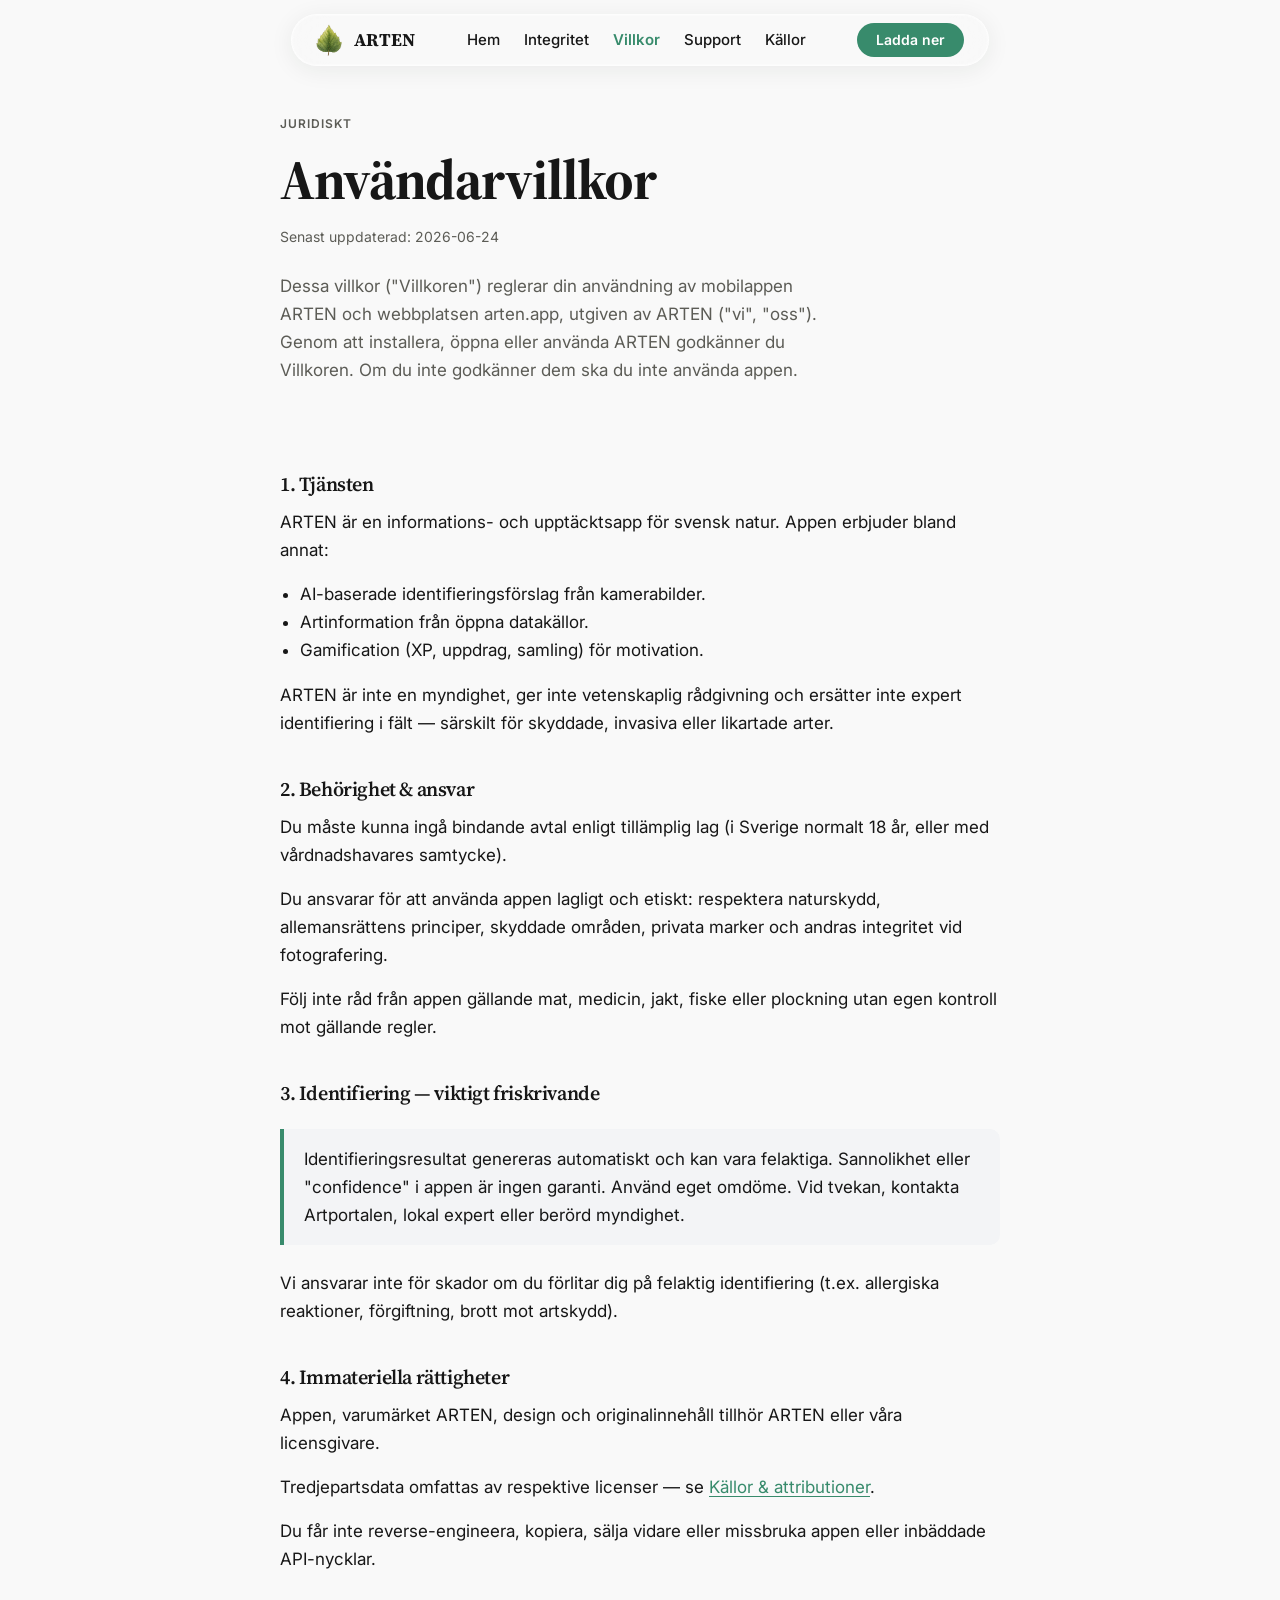
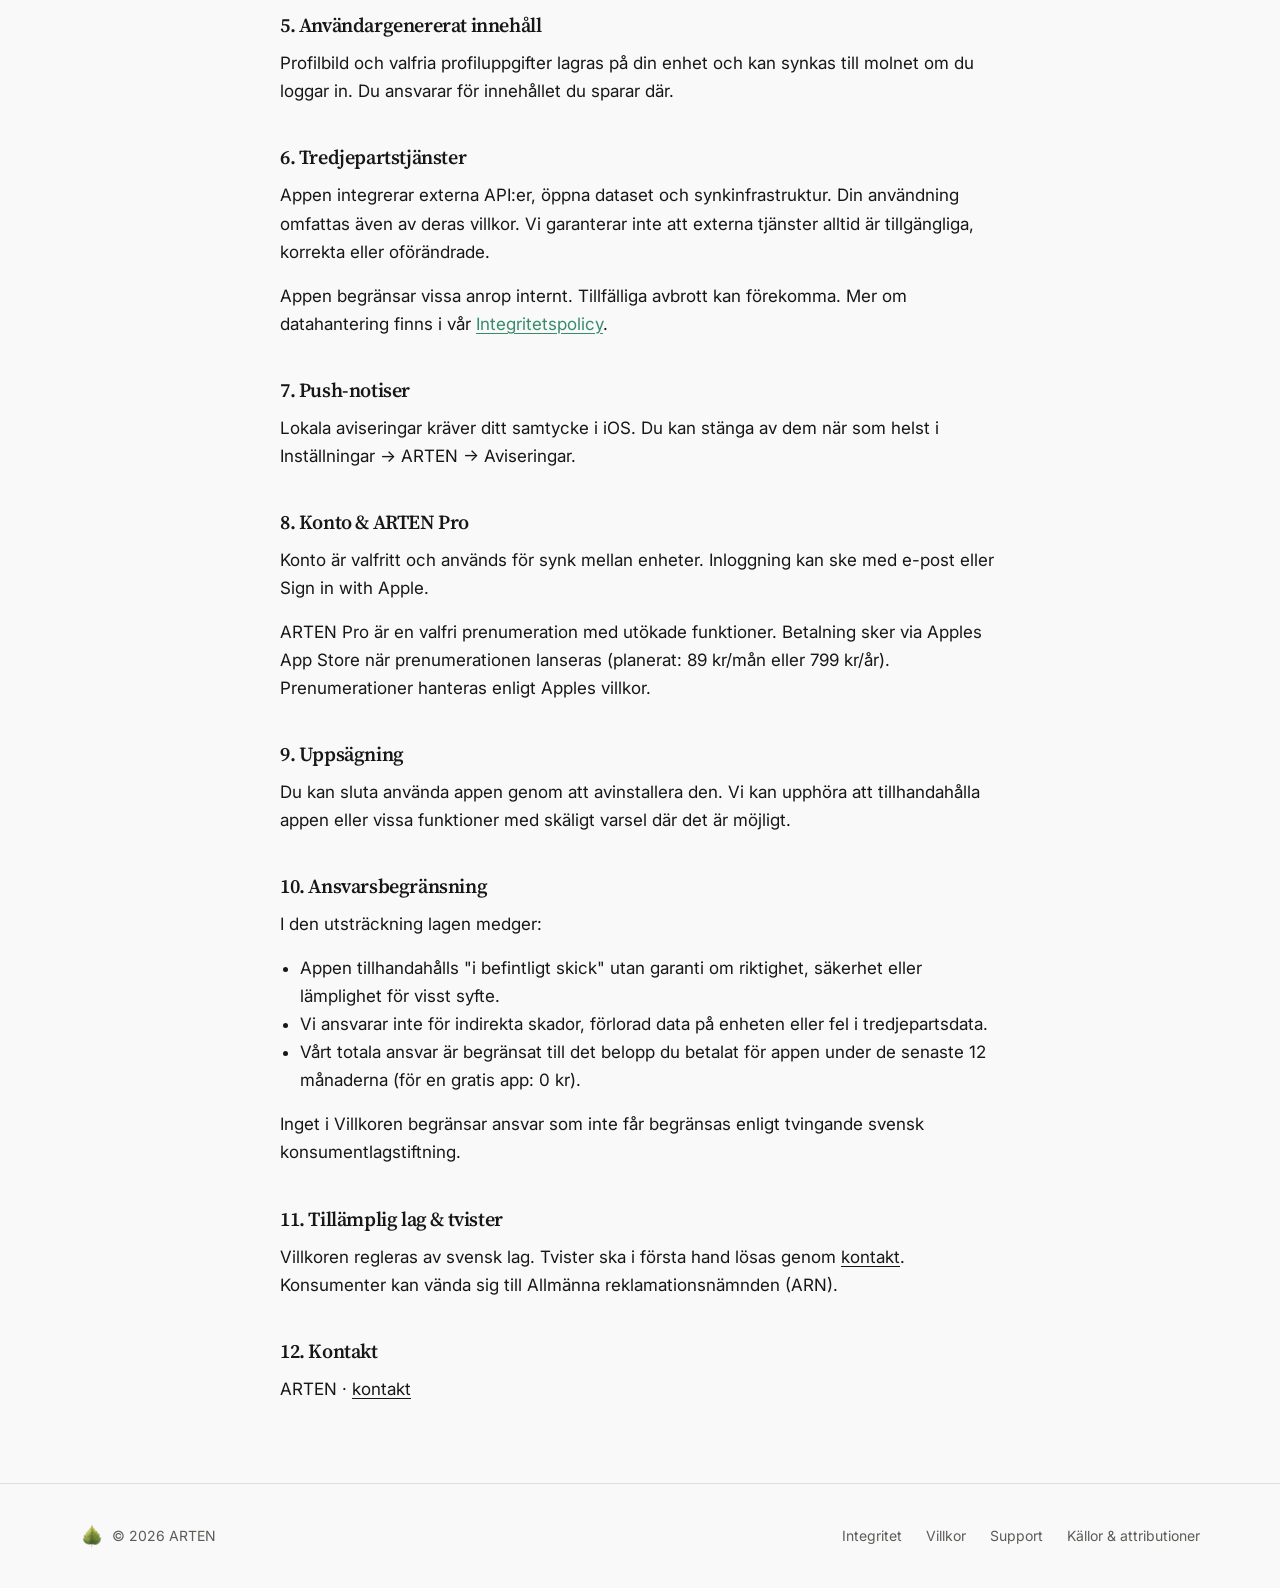
<file: villkor.html>
<!DOCTYPE html>
<html lang="sv">
<head>
  <meta charset="UTF-8">
  <meta name="viewport" content="width=device-width, initial-scale=1">
  <title>Användarvillkor | ARTEN</title>
  <meta name="description" content="Användarvillkor för ARTEN. Läs om tjänsten, identifiering, ansvar, valfritt konto och tillämplig svensk lag.">
  <link rel="canonical" href="https://zeffou.github.io/arten-web/villkor.html">
  <meta name="robots" content="index, follow">
  <meta name="theme-color" content="#f9f9f9">
  <link rel="icon" href="assets/favicon.png" type="image/png">
  <link rel="preconnect" href="https://fonts.googleapis.com">
  <link rel="preconnect" href="https://fonts.gstatic.com" crossorigin>
  <link href="https://fonts.googleapis.com/css2?family=Inter:wght@400;500;600;700&family=Source+Serif+4:ital,wght@0,600;0,700&display=swap" rel="stylesheet">
  <meta property="og:site_name" content="ARTEN">
  <meta property="og:locale" content="sv_SE">
  <meta property="og:type" content="website">
  <meta property="og:title" content="Användarvillkor | ARTEN">
  <meta property="og:description" content="Användarvillkor för ARTEN — tjänsten, ansvarsbegränsning och dina rättigheter.">
  <meta property="og:url" content="https://zeffou.github.io/arten-web/villkor.html">
  <meta property="og:image" content="https://zeffou.github.io/arten-web/assets/og-image.webp">
  <meta name="twitter:card" content="summary_large_image">
  <meta name="twitter:title" content="Användarvillkor | ARTEN">
  <meta name="twitter:description" content="Användarvillkor för ARTEN — tjänsten, ansvarsbegränsning och dina rättigheter.">
  <meta name="twitter:image" content="https://zeffou.github.io/arten-web/assets/og-image.webp">
  <link rel="stylesheet" href="css/site.css">
  <script type="application/ld+json">
  {
    "@context": "https://schema.org",
    "@graph": [
      {
        "@type": "BreadcrumbList",
        "itemListElement": [
          { "@type": "ListItem", "position": 1, "name": "Hem", "item": "https://zeffou.github.io/arten-web/" },
          { "@type": "ListItem", "position": 2, "name": "Användarvillkor", "item": "https://zeffou.github.io/arten-web/villkor.html" }
        ]
      },
      {
        "@type": "WebPage",
        "name": "Användarvillkor",
        "url": "https://zeffou.github.io/arten-web/villkor.html",
        "inLanguage": "sv-SE",
        "isPartOf": { "@id": "https://zeffou.github.io/arten-web/#website" },
        "dateModified": "2026-06-24"
      }
    ]
  }
  </script>
</head>
<body>
  <a class="skip-link" href="#main">Hoppa till innehåll</a>
  <header class="site-header">
    <div class="site-header__inner">
      <a class="logo" href="index.html">
        <img class="logo__mark" src="assets/logo-leaf.png" width="32" height="32" alt="">
        <span class="logo__text">ARTEN</span>
      </a>
      <nav class="site-nav" aria-label="Huvudnavigation">
        <a href="index.html">Hem</a>
        <a href="integritet.html">Integritet</a>
        <a href="villkor.html" aria-current="page">Villkor</a>
        <a href="support.html">Support</a>
        <a href="kallor.html">Källor</a>
      </nav>
      <div class="header-actions">
        <a class="btn btn--primary" href="index.html#ladda-ner">Ladda ner</a>
        <button class="nav-toggle" type="button" aria-expanded="false" aria-controls="mobile-nav" aria-label="Öppna meny">
          <span class="nav-toggle__bar"></span>
          <span class="nav-toggle__bar"></span>
          <span class="nav-toggle__bar"></span>
        </button>
      </div>
    </div>
    <nav class="mobile-nav" id="mobile-nav" aria-label="Mobilnavigation">
      <a href="index.html">Hem</a>
      <a href="integritet.html">Integritet</a>
      <a href="villkor.html" aria-current="page">Villkor</a>
      <a href="support.html">Support</a>
      <a href="kallor.html">Källor</a>
      <a class="btn btn--primary" href="index.html#ladda-ner">Ladda ner</a>
    </nav>
  </header>

  <main id="main">
    <header class="page-hero page-hero--left">
      <div class="container container--narrow">
        <p class="eyebrow">Juridiskt</p>
        <h1>Användarvillkor</h1>
        <p class="meta-line">Senast uppdaterad: 2026-06-24</p>
        <p>Dessa villkor (&quot;Villkoren&quot;) reglerar din användning av mobilappen ARTEN och webbplatsen arten.app, utgiven av ARTEN (&quot;vi&quot;, &quot;oss&quot;). Genom att installera, öppna eller använda ARTEN godkänner du Villkoren. Om du inte godkänner dem ska du inte använda appen.</p>
      </div>
    </header>

    <article class="prose container container--narrow">
      <section aria-labelledby="s1">
        <h2 id="s1">1. Tjänsten</h2>
        <p>ARTEN är en informations- och upptäcktsapp för svensk natur. Appen erbjuder bland annat:</p>
        <ul>
          <li>AI-baserade identifieringsförslag från kamerabilder.</li>
          <li>Artinformation från öppna datakällor.</li>
          <li>Gamification (XP, uppdrag, samling) för motivation.</li>
        </ul>
        <p>ARTEN är inte en myndighet, ger inte vetenskaplig rådgivning och ersätter inte expert identifiering i fält — särskilt för skyddade, invasiva eller likartade arter.</p>
      </section>

      <section aria-labelledby="s2">
        <h2 id="s2">2. Behörighet &amp; ansvar</h2>
        <p>Du måste kunna ingå bindande avtal enligt tillämplig lag (i Sverige normalt 18 år, eller med vårdnadshavares samtycke).</p>
        <p>Du ansvarar för att använda appen lagligt och etiskt: respektera naturskydd, allemansrättens principer, skyddade områden, privata marker och andras integritet vid fotografering.</p>
        <p>Följ inte råd från appen gällande mat, medicin, jakt, fiske eller plockning utan egen kontroll mot gällande regler.</p>
      </section>

      <section aria-labelledby="s3">
        <h2 id="s3">3. Identifiering — viktigt friskrivande</h2>
        <div class="callout">
          <p>Identifieringsresultat genereras automatiskt och kan vara felaktiga. Sannolikhet eller &quot;confidence&quot; i appen är ingen garanti. Använd eget omdöme. Vid tvekan, kontakta Artportalen, lokal expert eller berörd myndighet.</p>
        </div>
        <p>Vi ansvarar inte för skador om du förlitar dig på felaktig identifiering (t.ex. allergiska reaktioner, förgiftning, brott mot artskydd).</p>
      </section>

      <section aria-labelledby="s4">
        <h2 id="s4">4. Immateriella rättigheter</h2>
        <p>Appen, varumärket ARTEN, design och originalinnehåll tillhör ARTEN eller våra licensgivare.</p>
        <p>Tredjepartsdata omfattas av respektive licenser — se <a href="kallor.html">Källor &amp; attributioner</a>.</p>
        <p>Du får inte reverse-engineera, kopiera, sälja vidare eller missbruka appen eller inbäddade API-nycklar.</p>
      </section>

      <section aria-labelledby="s5">
        <h2 id="s5">5. Användargenererat innehåll</h2>
        <p>Profilbild och valfria profiluppgifter lagras på din enhet och kan synkas till molnet om du loggar in. Du ansvarar för innehållet du sparar där.</p>
      </section>

      <section aria-labelledby="s6">
        <h2 id="s6">6. Tredjepartstjänster</h2>
        <p>Appen integrerar externa API:er, öppna dataset och synkinfrastruktur. Din användning omfattas även av deras villkor. Vi garanterar inte att externa tjänster alltid är tillgängliga, korrekta eller oförändrade.</p>
        <p>Appen begränsar vissa anrop internt. Tillfälliga avbrott kan förekomma. Mer om datahantering finns i vår <a href="integritet.html">Integritetspolicy</a>.</p>
      </section>

      <section aria-labelledby="s7">
        <h2 id="s7">7. Push-notiser</h2>
        <p>Lokala aviseringar kräver ditt samtycke i iOS. Du kan stänga av dem när som helst i Inställningar → ARTEN → Aviseringar.</p>
      </section>

      <section aria-labelledby="s8">
        <h2 id="s8">8. Konto &amp; ARTEN Pro</h2>
        <p>Konto är valfritt och används för synk mellan enheter. Inloggning kan ske med e-post eller Sign in with Apple.</p>
        <p>ARTEN Pro är en valfri prenumeration med utökade funktioner. Betalning sker via Apples App Store när prenumerationen lanseras (planerat: 89 kr/mån eller 799 kr/år). Prenumerationer hanteras enligt Apples villkor.</p>
      </section>

      <section aria-labelledby="s9">
        <h2 id="s9">9. Uppsägning</h2>
        <p>Du kan sluta använda appen genom att avinstallera den. Vi kan upphöra att tillhandahålla appen eller vissa funktioner med skäligt varsel där det är möjligt.</p>
      </section>

      <section aria-labelledby="s10">
        <h2 id="s10">10. Ansvarsbegränsning</h2>
        <p>I den utsträckning lagen medger:</p>
        <ul>
          <li>Appen tillhandahålls &quot;i befintligt skick&quot; utan garanti om riktighet, säkerhet eller lämplighet för visst syfte.</li>
          <li>Vi ansvarar inte för indirekta skador, förlorad data på enheten eller fel i tredjepartsdata.</li>
          <li>Vårt totala ansvar är begränsat till det belopp du betalat för appen under de senaste 12 månaderna (för en gratis app: 0 kr).</li>
        </ul>
        <p>Inget i Villkoren begränsar ansvar som inte får begränsas enligt tvingande svensk konsumentlagstiftning.</p>
      </section>

      <section aria-labelledby="s11">
        <h2 id="s11">11. Tillämplig lag &amp; tvister</h2>
        <p>Villkoren regleras av svensk lag. Tvister ska i första hand lösas genom <a class="link-plain" href="mailto:kontakt@arten.app">kontakt</a>. Konsumenter kan vända sig till Allmänna reklamationsnämnden (ARN).</p>
      </section>

      <section aria-labelledby="s12">
        <h2 id="s12">12. Kontakt</h2>
        <p>ARTEN · <a class="link-plain" href="mailto:kontakt@arten.app">kontakt</a></p>
      </section>
    </article>
  </main>

  <footer class="site-footer">
    <div class="container site-footer__inner">
      <div class="site-footer__brand">
        <img class="logo__mark" src="assets/logo-leaf.png" width="24" height="24" alt="">
        <span>© 2026 ARTEN</span>
      </div>
      <nav class="site-footer__links" aria-label="Sidfot">
        <a href="integritet.html">Integritet</a>
        <a href="villkor.html">Villkor</a>
        <a href="support.html">Support</a>
        <a href="kallor.html">Källor &amp; attributioner</a>
      </nav>
    </div>
  </footer>
  <script src="js/site.js" defer></script>
</body>
</html>
</file>
<file: css/site.css>
:root {
  /* Match app shell (hsl 0 0% 97.6%) */
  --color-bg: #f9f9f9;
  --color-bg-elevated: #ffffff;
  --color-bg-muted: #f3f4f6;
  --color-bg-dark: #1a3021;
  --color-primary: #388b6c;
  --color-primary-dark: #2f7358;
  --color-text: #171717;
  --color-text-muted: #5c5c56;
  --color-text-inverse: #ffffff;
  --color-border: rgba(26, 48, 33, 0.12);
  --color-border-strong: rgba(26, 48, 33, 0.2);
  --shadow-sm: 0 1px 2px rgba(26, 48, 33, 0.06);
  --shadow-md: 0 8px 30px rgba(26, 48, 33, 0.08);
  --shadow-lg: 0 20px 50px rgba(26, 48, 33, 0.12);
  --radius-sm: 10px;
  --radius-md: 16px;
  --radius-lg: 24px;
  --radius-full: 9999px;
  --max-content: 720px;
  --max-wide: 1120px;
  --font-display: "Source Serif 4", Georgia, "Times New Roman", serif;
  --font-body: "Inter", system-ui, -apple-system, sans-serif;
}

*,
*::before,
*::after {
  box-sizing: border-box;
}

html {
  scroll-behavior: smooth;
}

@media (prefers-reduced-motion: reduce) {
  html {
    scroll-behavior: auto;
  }

  *,
  *::before,
  *::after {
    animation-duration: 0.01ms !important;
    animation-iteration-count: 1 !important;
    transition-duration: 0.01ms !important;
  }
}

body {
  margin: 0;
  font-family: var(--font-body);
  font-size: 1.0625rem;
  line-height: 1.65;
  color: var(--color-text);
  background: var(--color-bg);
  min-height: 100dvh;
}

img {
  max-width: 100%;
  height: auto;
  display: block;
}

a {
  color: var(--color-primary);
  text-decoration-thickness: 1px;
  text-underline-offset: 0.15em;
}

a.btn--primary,
a.btn--primary:hover {
  color: #ffffff;
}

a:hover {
  color: var(--color-primary-dark);
}

h1,
h2,
h3,
h4 {
  font-family: var(--font-display);
  font-weight: 600;
  line-height: 1.2;
  letter-spacing: -0.02em;
  margin: 0 0 0.75rem;
}

h1 {
  font-size: clamp(2.25rem, 5vw, 3.5rem);
  font-weight: 700;
}

h2 {
  font-size: clamp(1.5rem, 3vw, 2rem);
}

h3 {
  font-size: 1.125rem;
}

p {
  margin: 0 0 1rem;
}

ul,
ol {
  margin: 0 0 1rem;
  padding-left: 1.25rem;
}

.skip-link {
  position: absolute;
  left: -9999px;
  top: 0;
  z-index: 100;
  padding: 0.75rem 1rem;
  background: var(--color-bg-dark);
  color: var(--color-text-inverse);
  text-decoration: none;
  border-radius: var(--radius-sm);
}

.skip-link:focus {
  left: 1rem;
  top: 1rem;
}

.container {
  width: min(100% - 2rem, var(--max-wide));
  margin-inline: auto;
}

.container--narrow {
  width: min(100% - 2rem, var(--max-content));
  margin-inline: auto;
}

.eyebrow {
  font-size: 0.75rem;
  font-weight: 600;
  letter-spacing: 0.08em;
  text-transform: uppercase;
  color: var(--color-text-muted);
  margin-bottom: 0.75rem;
}

.site-header {
  position: sticky;
  top: 0;
  z-index: 50;
  padding: 0.875rem 1rem 0;
  background: transparent;
  pointer-events: none;
}

.site-header__inner {
  pointer-events: auto;
  display: flex;
  align-items: center;
  justify-content: space-between;
  gap: clamp(1.5rem, 4vw, 3.5rem);
  width: fit-content;
  max-width: calc(100% - 2rem);
  margin-inline: auto;
  padding: 0.5rem 1.5rem 0.5rem 1.375rem;
  min-height: 52px;
  border-radius: var(--radius-full);
  background: rgba(249, 249, 249, 0.48);
  backdrop-filter: blur(18px) saturate(160%);
  -webkit-backdrop-filter: blur(18px) saturate(160%);
  border: 1px solid rgba(255, 255, 255, 0.58);
  box-shadow:
    0 4px 24px rgba(26, 48, 33, 0.07),
    inset 0 0 0 1px rgba(255, 255, 255, 0.28);
}

.logo {
  display: inline-flex;
  align-items: center;
  gap: 0.625rem;
  text-decoration: none;
  color: var(--color-text);
}

.logo:hover {
  color: var(--color-text);
}

.logo__mark {
  width: 30px;
  height: 34px;
  flex-shrink: 0;
  object-fit: contain;
  display: block;
}

.logo__text {
  font-family: var(--font-display);
  font-size: 1.125rem;
  font-weight: 700;
  letter-spacing: 0.02em;
}

.site-nav {
  display: none;
  align-items: center;
  gap: 1.5rem;
}

.site-nav a {
  font-size: 0.9375rem;
  font-weight: 500;
  color: var(--color-text);
  text-decoration: none;
}

.site-nav a:hover {
  color: var(--color-primary);
}

.site-nav a[aria-current="page"] {
  color: var(--color-primary);
  font-weight: 600;
  text-decoration: none;
}

.header-actions {
  display: flex;
  align-items: center;
  gap: 0.5rem;
  flex-shrink: 0;
}

.site-header .btn--primary {
  padding: 0.55rem 1.125rem;
  font-size: 0.875rem;
  background: var(--color-primary);
  color: #ffffff;
}

.site-header .btn--primary:hover {
  background: var(--color-primary-dark);
  color: #ffffff;
}

.btn {
  display: inline-flex;
  align-items: center;
  justify-content: center;
  gap: 0.5rem;
  padding: 0.75rem 1.5rem;
  font-family: var(--font-body);
  font-size: 0.9375rem;
  font-weight: 600;
  line-height: 1;
  text-decoration: none;
  border-radius: var(--radius-full);
  border: 1px solid transparent;
  cursor: pointer;
  transition: transform 0.15s ease, box-shadow 0.15s ease, background 0.15s ease;
}

@media (prefers-reduced-motion: no-preference) {
  .btn:hover:not(:disabled) {
    transform: translateY(-1px);
  }
}

.btn:focus-visible {
  outline: 2px solid var(--color-primary);
  outline-offset: 2px;
}

.btn--primary {
  background: var(--color-primary);
  color: #ffffff;
}

.btn--primary:hover {
  background: var(--color-primary-dark);
  color: #ffffff;
}

.btn--secondary {
  background: var(--color-bg-elevated);
  color: var(--color-text);
  border-color: var(--color-border-strong);
}

.btn--secondary:hover {
  background: var(--color-bg-muted);
  color: var(--color-text);
}

.btn--ghost {
  background: transparent;
  color: var(--color-text-inverse);
  border-color: rgba(250, 250, 248, 0.4);
}

.btn--ghost:hover {
  background: rgba(255, 255, 255, 0.1);
  color: var(--color-text-inverse);
}

.btn--disabled,
.btn:disabled {
  opacity: 0.55;
  cursor: not-allowed;
  transform: none !important;
}

.btn--white {
  background: var(--color-text-inverse);
  color: var(--color-bg-dark);
}

.btn--white:hover {
  background: #fff;
  color: var(--color-bg-dark);
}

.nav-toggle {
  display: flex;
  flex-direction: column;
  justify-content: center;
  gap: 5px;
  width: 44px;
  height: 44px;
  padding: 0;
  border: none;
  background: transparent;
  cursor: pointer;
  border-radius: var(--radius-sm);
}

.nav-toggle:focus-visible {
  outline: 2px solid var(--color-primary);
  outline-offset: 2px;
}

.nav-toggle__bar {
  display: block;
  width: 22px;
  height: 2px;
  margin-inline: auto;
  background: var(--color-text);
  border-radius: 1px;
  transition: transform 0.2s ease, opacity 0.2s ease;
}

.nav-toggle[aria-expanded="true"] .nav-toggle__bar:nth-child(1) {
  transform: translateY(7px) rotate(45deg);
}

.nav-toggle[aria-expanded="true"] .nav-toggle__bar:nth-child(2) {
  opacity: 0;
}

.nav-toggle[aria-expanded="true"] .nav-toggle__bar:nth-child(3) {
  transform: translateY(-7px) rotate(-45deg);
}

.mobile-nav {
  display: none;
  position: fixed;
  inset: 5.5rem 1rem 1rem;
  z-index: 40;
  background: rgba(249, 249, 249, 0.92);
  backdrop-filter: blur(18px);
  -webkit-backdrop-filter: blur(18px);
  border: 1px solid rgba(255, 255, 255, 0.45);
  border-radius: var(--radius-lg);
  padding: 1.25rem 1.5rem;
  flex-direction: column;
  gap: 0.5rem;
  box-shadow: var(--shadow-lg);
  pointer-events: auto;
}

.mobile-nav.is-open {
  display: flex;
}

.mobile-nav a {
  font-size: 1.125rem;
  font-weight: 500;
  color: var(--color-text);
  text-decoration: none;
  padding: 0.75rem 0;
  border-bottom: 1px solid var(--color-border);
}

.mobile-nav a[aria-current="page"] {
  color: var(--color-primary);
}

.mobile-nav .btn {
  margin-top: 1rem;
  width: 100%;
}

.mobile-nav a.btn--primary {
  color: #ffffff;
  border-bottom: none;
  padding: 0.75rem 1.5rem;
}

.mobile-nav a.btn--primary:hover {
  color: #ffffff;
  background: var(--color-primary-dark);
}

@media (min-width: 768px) {
  .site-nav {
    display: flex;
  }

  .nav-toggle {
    display: none;
  }

  .header-actions .btn--primary {
    display: inline-flex;
  }
}

.page-home .site-header {
  position: fixed;
  top: 0;
  left: 0;
  right: 0;
}

.page-home .hero {
  min-height: clamp(480px, 78vh, 720px);
}

@media (max-width: 767px) {
  .site-header__inner {
    width: calc(100% - 2rem);
    max-width: none;
  }

  .header-actions .btn--primary {
    display: none;
  }
}

main {
  padding-bottom: 4rem;
}

.hero {
  position: relative;
  min-height: clamp(420px, 70vh, 640px);
  display: flex;
  align-items: flex-end;
  justify-content: flex-start;
  overflow: hidden;
}

.hero__media {
  position: absolute;
  inset: 0;
}

.hero__media img {
  width: 100%;
  height: 100%;
  object-fit: cover;
}

.hero__overlay {
  position: absolute;
  inset: 0;
  background: linear-gradient(
    105deg,
    rgba(26, 48, 33, 0.82) 0%,
    rgba(26, 48, 33, 0.45) 42%,
    rgba(26, 48, 33, 0.08) 72%,
    rgba(249, 249, 249, 0.15) 100%
  );
}

.hero__content {
  position: relative;
  z-index: 1;
  padding: 3rem 0 4rem;
  width: min(100% - 2rem, var(--max-wide));
  max-width: var(--max-wide);
  margin-left: max(1rem, calc((100vw - min(100vw - 2rem, var(--max-wide))) / 2));
  margin-right: auto;
  text-align: left;
  color: var(--color-text-inverse);
}

.hero__content > * {
  max-width: 540px;
}

.hero__content .eyebrow {
  color: rgba(250, 250, 248, 0.85);
}

.hero__content h1 {
  color: var(--color-text-inverse);
  margin-top: 1.25rem;
}

.hero__content h1 em {
  font-style: italic;
  color: #a8d4bc;
}

.hero__content p {
  color: rgba(250, 250, 248, 0.9);
  font-size: 1.0625rem;
}

.hero__actions {
  display: flex;
  flex-wrap: wrap;
  gap: 0.75rem;
  margin-top: 1.5rem;
}

.pill {
  display: inline-block;
  padding: 0.35rem 0.75rem;
  font-size: 0.6875rem;
  font-weight: 600;
  letter-spacing: 0.06em;
  text-transform: uppercase;
  background: rgba(255, 255, 255, 0.15);
  border: 1px solid rgba(255, 255, 255, 0.25);
  border-radius: var(--radius-full);
  color: var(--color-text-inverse);
}

.section {
  padding: 4rem 0;
}

.section--muted {
  background: var(--color-bg-muted);
  background-image: radial-gradient(circle at 1px 1px, rgba(26, 48, 33, 0.04) 1px, transparent 0);
  background-size: 24px 24px;
}

.card-grid {
  display: grid;
  gap: 1.5rem;
  grid-template-columns: 1fr;
}

@media (min-width: 640px) {
  .card-grid--3 {
    grid-template-columns: repeat(3, 1fr);
  }
}

.feature-card {
  background: var(--color-bg-elevated);
  border-radius: var(--radius-lg);
  box-shadow: var(--shadow-md);
  overflow: hidden;
  transition: transform 0.2s ease, box-shadow 0.2s ease;
}

@media (prefers-reduced-motion: no-preference) {
  .feature-card:hover {
    transform: translateY(-2px);
    box-shadow: var(--shadow-lg);
  }
}

.feature-card__image {
  aspect-ratio: 16 / 10;
  overflow: hidden;
  background: var(--color-bg-muted);
}

.feature-card__image img {
  width: 100%;
  height: 100%;
  object-fit: cover;
}

.feature-card__body {
  padding: 1.5rem;
}

.feature-card__label {
  font-size: 0.6875rem;
  font-weight: 600;
  letter-spacing: 0.08em;
  text-transform: uppercase;
  color: var(--color-primary);
  margin-bottom: 0.5rem;
}

.feature-grid {
  display: grid;
  gap: 2rem;
  grid-template-columns: 1fr;
}

@media (min-width: 640px) {
  .feature-grid {
    grid-template-columns: repeat(2, 1fr);
  }
}

@media (min-width: 1024px) {
  .feature-grid {
    grid-template-columns: repeat(3, 1fr);
  }
}

.feature-item {
  display: flex;
  gap: 1rem;
}

.feature-item__icon {
  flex-shrink: 0;
  width: 40px;
  height: 40px;
  display: flex;
  align-items: center;
  justify-content: center;
  background: rgba(56, 139, 108, 0.12);
  border-radius: var(--radius-sm);
  color: var(--color-primary);
}

.feature-item__icon svg {
  width: 22px;
  height: 22px;
}

.section:has(+ .app-callout) {
  padding-bottom: 4rem;
}

.app-callout {
  padding: 4rem 0 6rem;
  text-align: left;
}

.app-callout .eyebrow {
  color: var(--color-primary);
  margin-bottom: 0.75rem;
}

.app-callout__title {
  font-family: var(--font-display);
  font-size: clamp(1.5rem, 2.5vw, 2rem);
  font-weight: 600;
  letter-spacing: -0.02em;
  line-height: 1.2;
  margin-bottom: 1rem;
  max-width: 28ch;
}

.app-callout__text {
  margin: 0;
  max-width: 62ch;
  font-size: 1.0625rem;
  line-height: 1.65;
  color: var(--color-text-muted);
}

.app-callout + .section {
  padding-top: 0;
}

.app-callout + .section .cta-block {
  margin-top: 0;
}

.cta-block {
  margin: 2rem 0 0;
  padding: 3rem 2rem;
  background: var(--color-bg-dark);
  border-radius: var(--radius-lg);
  text-align: center;
  color: var(--color-text-inverse);
}

.cta-block h2 {
  color: var(--color-text-inverse);
}

.cta-block p {
  color: rgba(250, 250, 248, 0.85);
  max-width: 480px;
  margin-inline: auto;
}

.cta-block__actions {
  display: flex;
  flex-wrap: wrap;
  gap: 0.75rem;
  justify-content: center;
  margin-top: 1.5rem;
}

.page-hero {
  padding: 3rem 0 2rem;
  text-align: center;
}

.page-hero--left {
  text-align: left;
}

.page-hero p {
  color: var(--color-text-muted);
  max-width: 540px;
}

.page-hero--left p {
  margin-inline: 0;
}

.prose {
  max-width: var(--max-content);
  margin-inline: auto;
}

.prose section {
  margin-top: 2.5rem;
}

.prose h2 {
  font-size: 1.25rem;
  margin-top: 0;
}

.meta-line {
  font-size: 0.875rem;
  color: var(--color-text-muted);
  margin-bottom: 1.5rem;
}

.callout {
  padding: 1rem 1.25rem;
  background: var(--color-bg-muted);
  border-left: 4px solid var(--color-primary);
  border-radius: 0 var(--radius-sm) var(--radius-sm) 0;
  margin: 1.5rem 0;
}

.callout p:last-child {
  margin-bottom: 0;
}

.data-table-wrap {
  overflow-x: auto;
  margin: 1.5rem 0;
  border: 1px solid var(--color-border);
  border-radius: var(--radius-md);
  background: var(--color-bg-elevated);
}

.data-table {
  width: 100%;
  border-collapse: collapse;
  font-size: 0.9375rem;
}

.data-table caption {
  position: absolute;
  width: 1px;
  height: 1px;
  padding: 0;
  margin: -1px;
  overflow: hidden;
  clip: rect(0, 0, 0, 0);
  white-space: nowrap;
  border: 0;
}

.data-table th,
.data-table td {
  padding: 0.875rem 1rem;
  text-align: left;
  border-bottom: 1px solid var(--color-border);
  vertical-align: top;
}

.data-table th {
  font-weight: 600;
  background: var(--color-bg-muted);
}

.data-table tr:last-child td {
  border-bottom: none;
}

@media (max-width: 639px) {
  .data-table thead {
    display: none;
  }

  .data-table tr {
    display: block;
    padding: 1rem;
    border-bottom: 1px solid var(--color-border);
  }

  .data-table tr:last-child {
    border-bottom: none;
  }

  .data-table td {
    display: block;
    padding: 0.25rem 0;
    border: none;
  }

  .data-table td::before {
    content: attr(data-label);
    display: block;
    font-weight: 600;
    font-size: 0.75rem;
    text-transform: uppercase;
    letter-spacing: 0.04em;
    color: var(--color-text-muted);
    margin-bottom: 0.15rem;
  }
}

.contact-card {
  background: var(--color-bg-elevated);
  border-radius: var(--radius-lg);
  box-shadow: var(--shadow-md);
  padding: 1.5rem 2rem;
  display: flex;
  flex-wrap: wrap;
  align-items: center;
  justify-content: space-between;
  gap: 1rem;
  margin: 2rem 0;
}

.contact-card__label {
  font-size: 0.875rem;
  color: var(--color-text-muted);
  margin-bottom: 0.25rem;
}

.contact-card__email {
  font-family: var(--font-display);
  font-size: 1.25rem;
  font-weight: 600;
  color: var(--color-text);
  text-decoration: none;
}

.contact-card__email:hover {
  color: var(--color-primary);
}

.contact-card__meta {
  font-size: 0.875rem;
  color: var(--color-text-muted);
  text-align: right;
}

@media (max-width: 639px) {
  .contact-card__meta {
    text-align: left;
  }
}

.faq {
  margin: 2rem 0;
  border-top: 1px solid var(--color-border);
}

.faq-item {
  border-bottom: 1px solid var(--color-border);
}

.faq-item summary {
  list-style: none;
  cursor: pointer;
  padding: 1.25rem 2.5rem 1.25rem 0;
  font-weight: 600;
  font-size: 1rem;
  position: relative;
}

.faq-item summary::-webkit-details-marker {
  display: none;
}

.faq-item summary::after {
  content: "+";
  position: absolute;
  right: 0;
  top: 50%;
  transform: translateY(-50%);
  font-size: 1.25rem;
  font-weight: 400;
  color: var(--color-text-muted);
  transition: transform 0.2s ease;
}

.faq-item[open] summary::after {
  content: "×";
}

.faq-item__answer {
  padding: 0 0 1.25rem;
  color: var(--color-text-muted);
}

.faq-item__answer p:last-child {
  margin-bottom: 0;
}

.info-box {
  background: var(--color-bg-muted);
  border-radius: var(--radius-md);
  padding: 1.5rem 2rem;
  margin: 2rem 0;
}

.info-box p {
  margin-bottom: 0.35rem;
}

.info-box p:last-child {
  margin-bottom: 0;
}

.site-footer {
  border-top: 1px solid var(--color-border);
  padding: 2.5rem 0;
  margin-top: auto;
}

.site-footer__inner {
  display: flex;
  flex-wrap: wrap;
  align-items: center;
  justify-content: space-between;
  gap: 1.5rem;
}

.site-footer__brand {
  display: flex;
  align-items: center;
  gap: 0.5rem;
  font-size: 0.875rem;
  color: var(--color-text-muted);
}

.site-footer__brand .logo__mark {
  width: 24px;
  height: 24px;
}

.site-footer__links {
  display: flex;
  flex-wrap: wrap;
  gap: 1rem 1.5rem;
}

.site-footer__links a {
  font-size: 0.875rem;
  color: var(--color-text-muted);
  text-decoration: none;
}

.site-footer__links a:hover {
  color: var(--color-primary);
  text-decoration: underline;
}

.text-center {
  text-align: center;
}

.sr-only {
  position: absolute;
  width: 1px;
  height: 1px;
  padding: 0;
  margin: -1px;
  overflow: hidden;
  clip: rect(0, 0, 0, 0);
  white-space: nowrap;
  border: 0;
}

.external-link::after {
  content: " ↗";
  font-size: 0.75em;
}

.link-plain {
  color: inherit;
  text-decoration: underline;
  text-underline-offset: 0.15em;
}

.link-plain:hover {
  color: var(--color-text-muted);
}

.contact-card__link {
  font-family: var(--font-body);
  font-size: 1rem;
  font-weight: 500;
  color: var(--color-text);
  text-decoration: underline;
  text-underline-offset: 0.15em;
}

.contact-card__link:hover {
  color: var(--color-text-muted);
}
</file>
